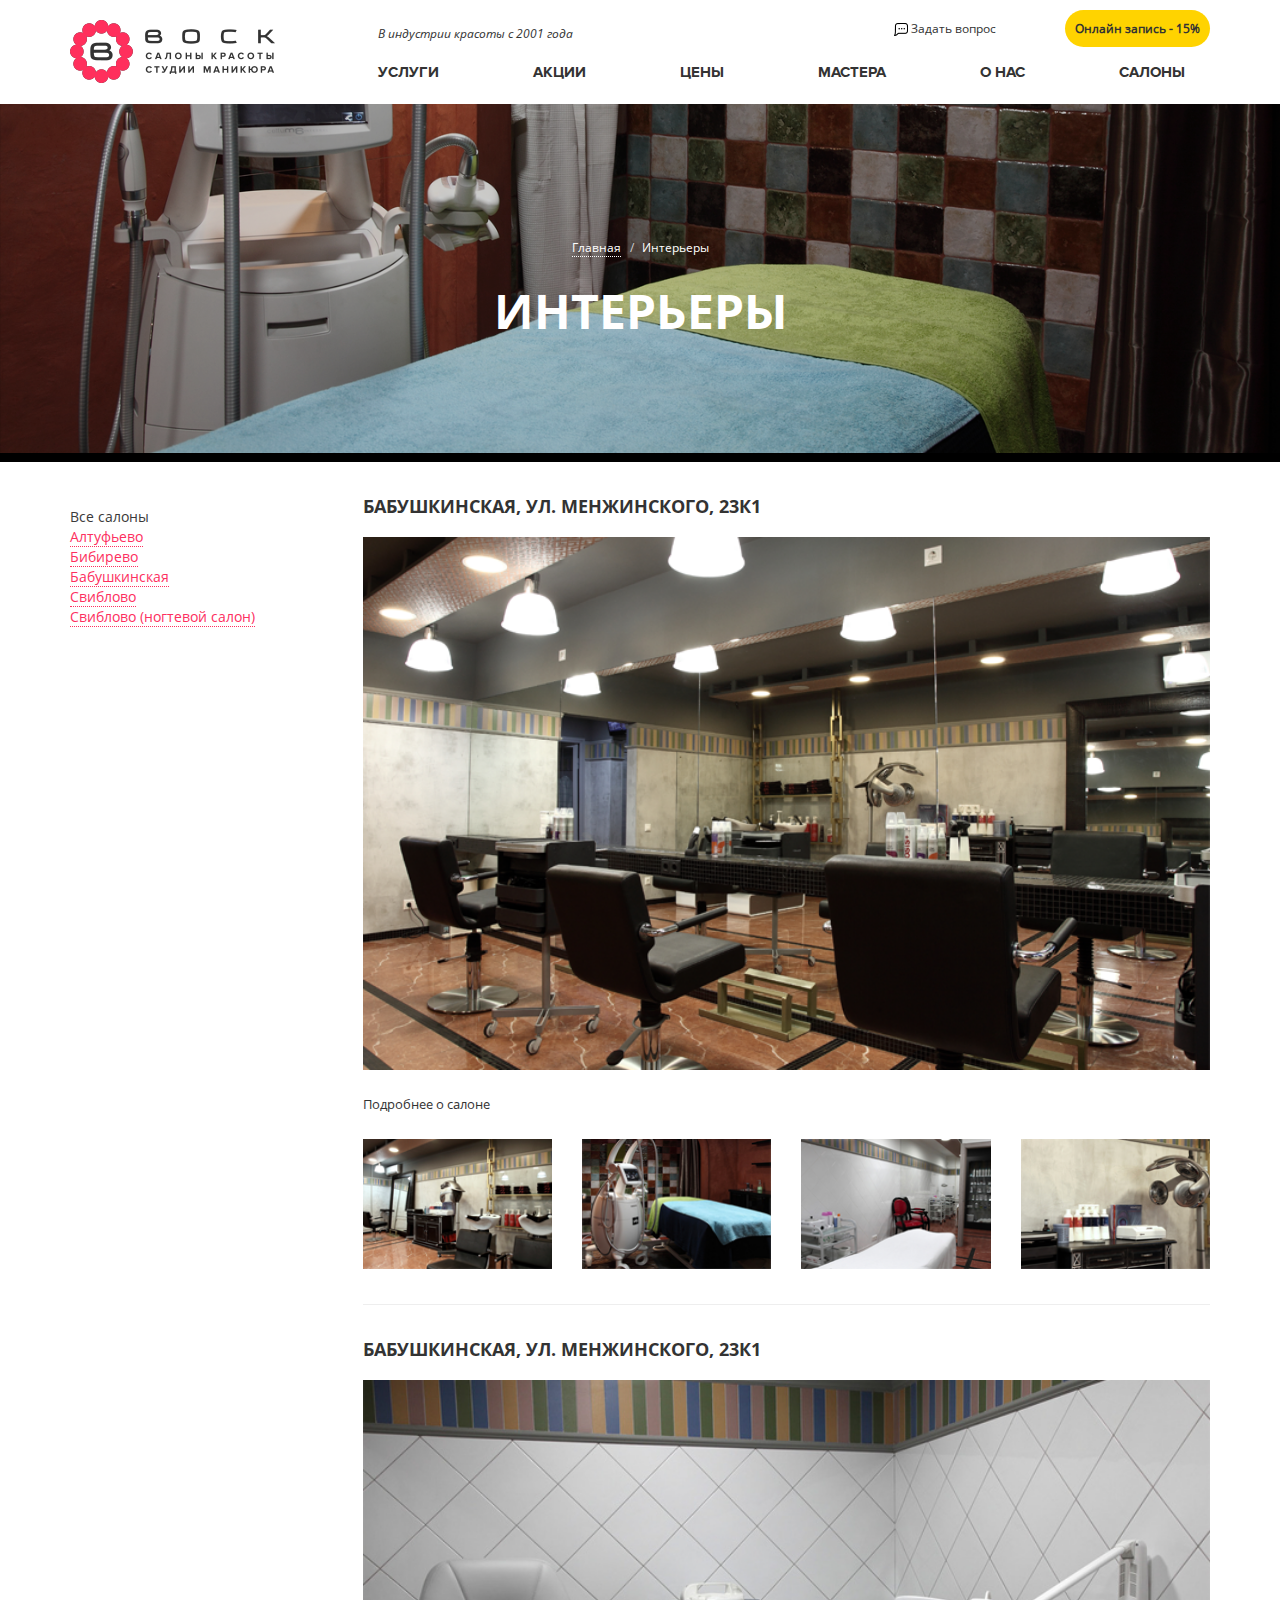
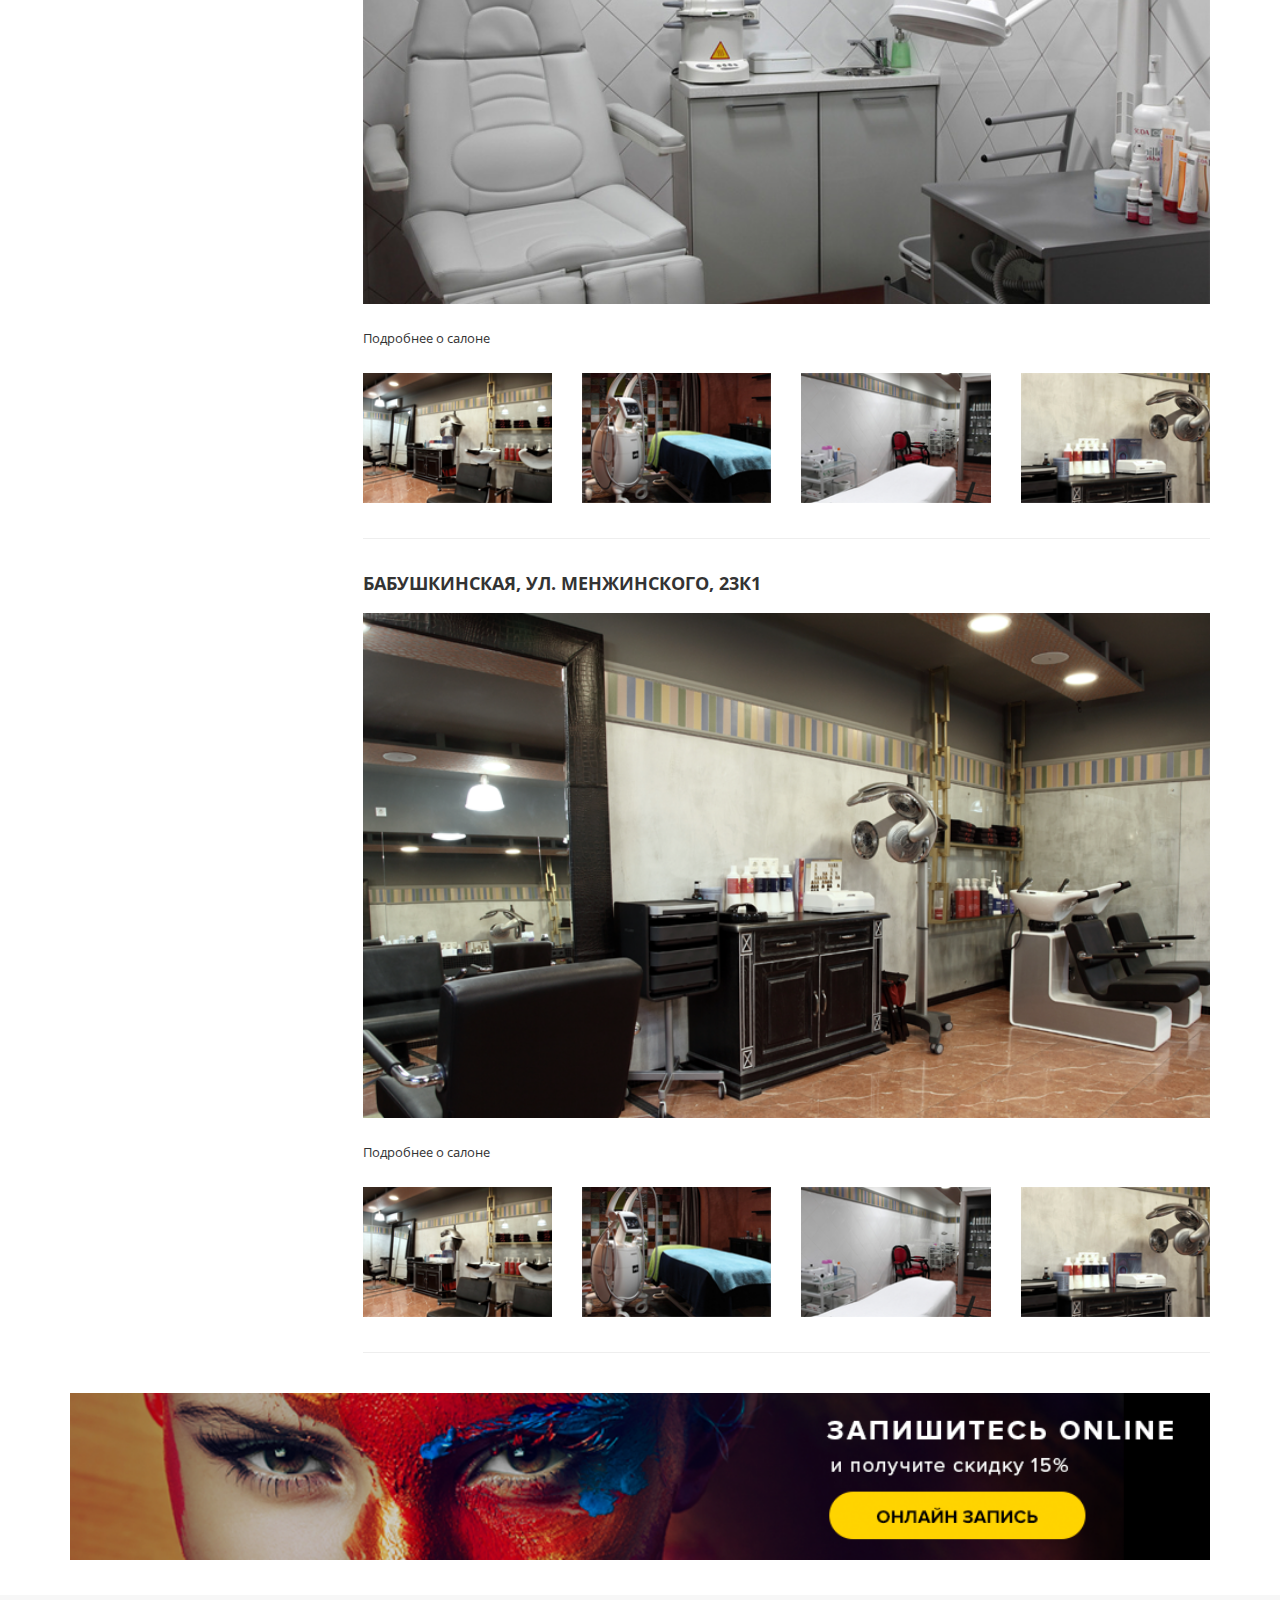
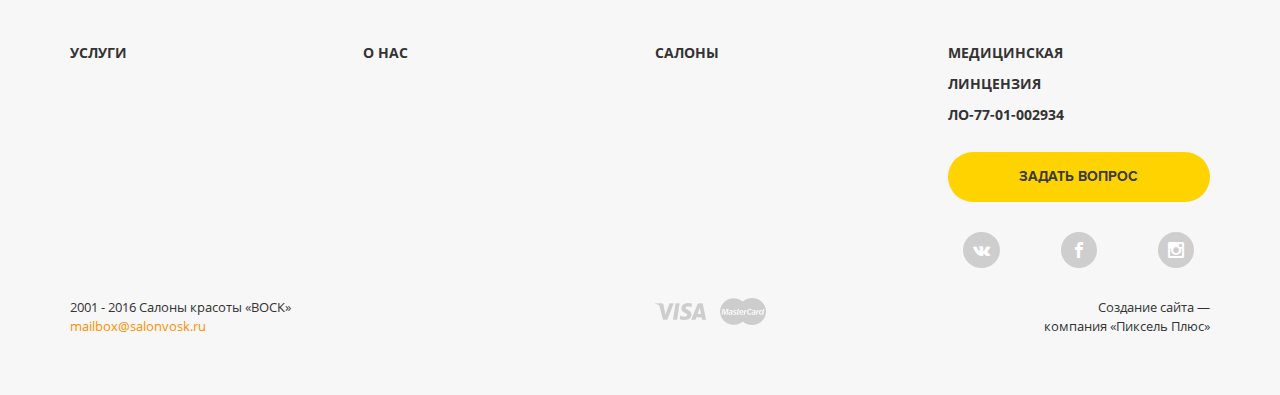
<file: interiors.html>
﻿<!DOCTYPE html>
<html lang="en">
<head>
    <meta name="viewport" content="width=device-width, user-scalable=no, initial-scale=1.0, maximum-scale=1.0, minimum-scale=1.0">
    <meta charset="UTF-8">
    <title>Интерьеры</title>
    <link href="https://www.google.com/fonts#UsePlace:use/Collection:Open+Sans:400,700" rel="stylesheet" />
    <link rel="stylesheet" href="https://maxcdn.bootstrapcdn.com/font-awesome/4.6.2/css/font-awesome.min.css">
    <link href="css/bootstrap.min.css" rel="stylesheet" />
    <link href="css/fonts.css" rel="stylesheet" />
    <link href="css/main.css" rel="stylesheet" />
    <script src="js/jquery-1.9.1.min.js"></script>
    <script src="js/bootstrap.min.js"></script>
    <script src="js/main.js"></script>
</head>
<body>
    <header>
        <div class="container">
            <div class="row">
                <div class="col-md-3">
                    <a href="index.html">
                        <img src="img/logo.png" alt="Логотип" class="logo">
                    </a>
                </div>
                <div class="col-md-9">
                    <div class="row">
                        <div class="col-md-6 text-left">
                            <p class="header-phrase">В индустрии красоты с 2001 года</p>
                        </div>
                        <div class="col-md-3 text-right header-ask-question"><img src="img/phrase-small.png" alt=""> <a href="#">Задать вопрос</a></div>
                        <div class="col-md-3 text-right"><a href="#" class="header-online-order">Онлайн запись - 15%</a></div>
                    </div>
                    <div class="row">
                        <div class="col-md-12">
                            <ul class="header-menu">
                                <li class="first"><a href="#">услуги</a></li>
                                <li><a href="#">акции</a></li>
                                <li><a href="#">цены</a></li>
                                <li><a href="#">мастера</a></li>
                                <li><a href="#">о нас</a></li>
                                <li><a href="#">салоны</a></li>
                            </ul>
                        </div>
                    </div>
                </div>
            </div>
        </div>
    </header>
    <section class="interior-header header-img">
        <div class="container">
            <div class="row">
                <div class="col-md-12">
                    <ol class="breadcrumb text-center">
                        <li><a href="#">Главная</a></li>
                        <li class="active">Интерьеры</li>
                    </ol>
                </div>
                <div class="col-md-12">
                    <h1 class="page-header text-center">Интерьеры</h1>
                </div>
            </div>
        </div>
    </section>
    <section class="main-content-sect">
        <div class="container">
            <div class="row">
                <div class="col-md-3">
                    <ul class="side-ul">
                        <li class="active">Все салоны</a></li>
                        <li><a href="#">Алтуфьево</a></li>
                        <li><a href="#">Бибирево</a></li>
                        <li><a href="#">Бабушкинская</a></li>
                        <li><a href="#">Свиблово</a></li>
                        <li><a href="#">Свиблово (ногтевой салон)</a></li>
                    </ul>
                </div>
                <div class="col-md-9">
                    <div class="row">
                        <article class="col-md-12 interior">
                            <div class="row">
                                <div class="col-md-12">
                                    <h3 class="interior-hdr">Бабушкинская, ул. Менжинского, 23к1</h3>
                                </div>
                            </div>
                            <div class="row">
                                <div class="col-md-12">
                                    <img src="img/interior-1.png" class="interior-img" alt="">
                                </div>
                            </div>
                            <div class="row">
                                <div class="col-md-12">
                                    <a href="about-salon.html" class="interior-about-link">Подробнее о салоне</a>
                                </div>
                            </div>
                            <div class="row">
                                <div class="col-md-3"><img src="img/salon-1.png" class="interior-thumbnail" alt=""></div>
                                <div class="col-md-3"><img src="img/salon-2.png" class="interior-thumbnail" alt=""></div>
                                <div class="col-md-3"><img src="img/salon-3.png" class="interior-thumbnail" alt=""></div>
                                <div class="col-md-3"><img src="img/salon-4.png" class="interior-thumbnail" alt=""></div>
                            </div>
                        <hr />
                        </article>
                    </div>
                    <div class="row">
                        <article class="col-md-12 interior">
                            <div class="row">
                                <div class="col-md-12">
                                    <h3 class="interior-hdr">Бабушкинская, ул. Менжинского, 23к1</h3>
                                </div>
                            </div>
                            <div class="row">
                                <div class="col-md-12">
                                    <img src="img/interior-2.png" class="interior-img" alt="">
                                </div>
                            </div>
                            <div class="row">
                                <div class="col-md-12">
                                    <a href="about-salon.html" class="interior-about-link">Подробнее о салоне</a>
                                </div>
                            </div>
                            <div class="row">
                                <div class="col-md-3"><img src="img/salon-1.png" class="interior-thumbnail" alt=""></div>
                                <div class="col-md-3"><img src="img/salon-2.png" class="interior-thumbnail" alt=""></div>
                                <div class="col-md-3"><img src="img/salon-3.png" class="interior-thumbnail" alt=""></div>
                                <div class="col-md-3"><img src="img/salon-4.png" class="interior-thumbnail" alt=""></div>
                            </div>
                        <hr />
                        </article>
                    </div>
                    <div class="row">
                        <article class="col-md-12 interior">
                            <div class="row">
                                <div class="col-md-12">
                                    <h3 class="interior-hdr">Бабушкинская, ул. Менжинского, 23к1</h3>
                                </div>
                            </div>
                            <div class="row">
                                <div class="col-md-12">
                                    <img src="img/interior-3.png" class="interior-img" alt="">
                                </div>
                            </div>
                            <div class="row">
                                <div class="col-md-12">
                                    <a href="about-salon.html" class="interior-about-link">Подробнее о салоне</a>
                                </div>
                            </div>
                            <div class="row">
                                <div class="col-md-3"><img src="img/salon-1.png" class="interior-thumbnail" alt=""></div>
                                <div class="col-md-3"><img src="img/salon-2.png" class="interior-thumbnail" alt=""></div>
                                <div class="col-md-3"><img src="img/salon-3.png" class="interior-thumbnail" alt=""></div>
                                <div class="col-md-3"><img src="img/salon-4.png" class="interior-thumbnail" alt=""></div>
                            </div>
                        <hr />
                        </article>
                    </div>
                </div>
            </div>
            <div class="row">
                <div class="col-md-12 text-center banner">
                    <a href="#"><img src="img/h-banner.png" alt="banner"></a>
                </div>
            </div>
        </div>
    </section>
    <footer>
        <div class="container">
            <div class="row">
                <div class="col-md-3 col-sm-4">
                    <h4 class="footer-list-header hidden-xs">Услуги</h4>
                    <a role="button" class="footer-list-header hidden-lg hidden-md hidden-sm" 
                        class="expander" data-toggle="collapse" href="#servicies" 
                        aria-expanded="false" aria-controls="servicies">
                        Услуги <span class="glyphicon glyphicon-triangle-bottom"></span>
                    </a>
                    <ul class="footer-list collapse" id="servicies">
                        <li><a href="#">Косметология</a></li>
                        <li><a href="#">Уколы красоты</a></li>
                        <li><a href="#">Массаж</a></li>
                        <li><a href="#">Эпиляция</a></li>
                        <li><a href="#">Ногтевая студия</a></li>
                        <li><a href="#">Парикмахерские услуги</a></li>
                    </ul>
                </div>
                <div class="col-md-3 col-sm-4">
                    <h4 class="footer-list-header hidden-xs">О нас</h4>
                    <a role="button" class="footer-list-header hidden-lg hidden-md hidden-sm" 
                        class="expander" data-toggle="collapse" href="#about" 
                        aria-expanded="false" aria-controls="about">
                        О нас <span class="glyphicon glyphicon-triangle-bottom"></span>
                    </a>
                    <ul class="footer-list collapse" id="about">
                        <li><a href="#">О салоне</a></li>
                        <li><a href="#">Вакансии</a></li>
                        <li><a href="#">Наша команда</a></li>
                        <li><a href="#">Арендодателям</a></li>
                        <li><a href="#">Задать вопрос</a></li>
                    </ul>
                </div>
                <div class="col-md-3 col-sm-4">
                    <h4 class="footer-list-header hidden-xs">Салоны</h4>
                    <a role="button" class="footer-list-header hidden-lg hidden-md hidden-sm" 
                        class="expander" data-toggle="collapse" href="#salons" 
                        aria-expanded="false" aria-controls="salons">
                        Салоны <span class="glyphicon glyphicon-triangle-bottom"></span>
                    </a>
                    <ul class="footer-list collapse" id="salons">
                        <li><a href="#">Академическая</a></li>
                        <li><a href="#">Бибирево</a></li>
                        <li><a href="#">Бабушкинская</a></li>
                    </ul>
                </div>
                <div class="col-md-3 col-sm-12">
                    <div class="hidden-sm">
                        <div class="row">
                            <div class="col-md-12">
                                <h4 class="footer-info-header hidden-xs">Медицинская <br><br> линцензия <br><br> ЛО-77-01-002934</h4>
                                <h4 class="footer-info-header hidden-sm hidden-md hidden-lg">Медицинская линцензия <br> ЛО-77-01-002934</h4>
                            </div>
                        </div>
                        <div class="row">
                            <div class="col-md-12">
                                <a href="#" class="footer-ask-question">Задать вопрос<a>
                            </div>
                        </div>
                        <div class="row text-center">
                            <div class="col-md-4 col-sm-4 col-xs-4">
                                <a href="#" class="social-link"><span class="fa fa-vk"></span></a>
                            </div>
                            <div class="col-md-4 col-sm-4 col-xs-4">
                                <a href="#" class="social-link"><span class="fa icon-fb"></span></a>
                            </div>
                            <div class="col-md-4 col-sm-4 col-xs-4">
                                <a href="#" class="social-link"><span class="fa icon-inst"></span></a>
                            </div>
                        </div>
                    </div>
                    <div class="hidden-xs hidden-md hidden-lg">
                        <div class="row clearfix">
                            <div class="col-sm-4">
                                <h4 class="footer-info-header">Медицинская <br> линцензия <br> ЛО-77-01-002934</h4>
                            </div>
                            <div class="col-sm-4">
                                <a href="#" class="footer-ask-question">Задать вопрос<a>
                            </div>
                            <div class="col-sm-4">
                                <div class="row">
                                    <div class="col-sm-4">
                                        <a href="#" class="social-link"><span class="fa fa-vk"></span></a>
                                    </div>
                                    <div class="col-sm-4">
                                        <a href="#" class="social-link"><span class="fa icon-fb"></span></a>
                                    </div>
                                    <div class="col-sm-4">
                                        <a href="#" class="social-link"><span class="fa icon-inst"></span></a>
                                    </div>
                                </div>
                            </div>
                        </div>
                    </div>
                </div>
            </div>
            <div class="row">
                <div class="col-md-6 col-sm-5">
                    <div class="row">
                        <div class="col-md-12">
                            <p class="private-info-text">2001 - 2016 Салоны красоты  «ВОСК» <br>
                            <a href="#" class="private-info-link">mailbox@salonvosk.ru</a></p>
                        </div>
                    </div>
                </div>
                <div class="col-md-3 col-sm-3 hidden-xs">
                    <a href="#" class="private-info-img"><img src="img/visa.png" alt=""></a>
                    <a href="#" class="private-info-img"><img src="img/mastercard.png" alt=""></a>
                </div>
                <div class="col-md-3 col-sm-4 text-right hidden-xs">
                    <p class="private-info-text">Создание сайта — <br> компания «Пиксель Плюс»</p>
                </div>
                <div class="col-md-3 col-sm-4 text-left hidden-lg hidden-md hidden-sm">
                    <p class="private-info-text">Создание сайта — <br> компания «Пиксель Плюс»</p>
                </div>
            </div>
        </div>
        <div class="scroller"></div>
    </footer>
</body>
</html>
</file>
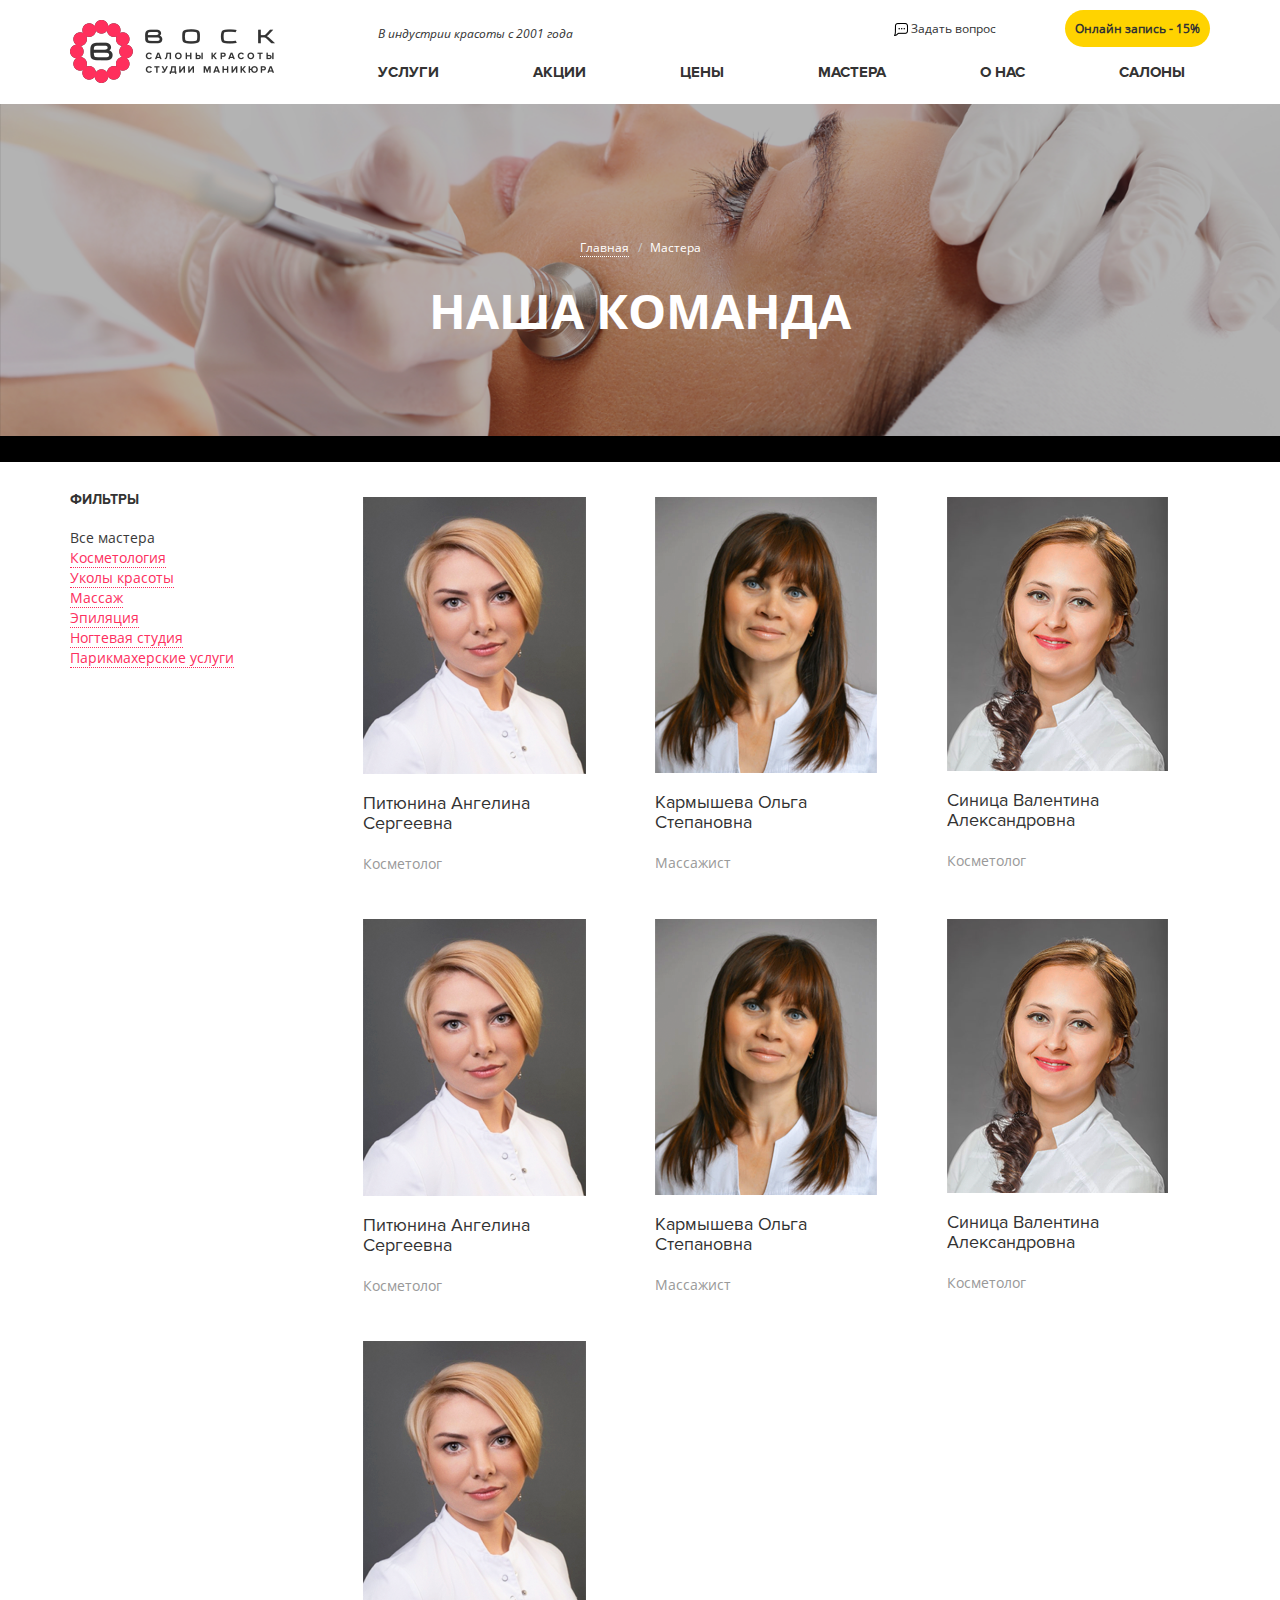
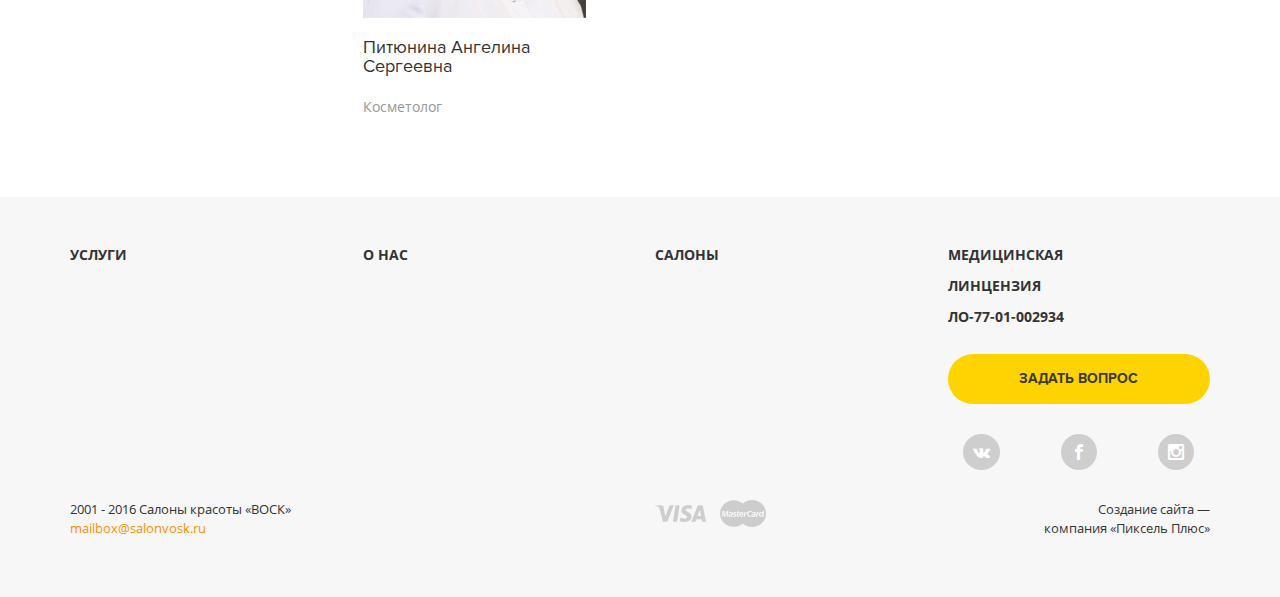
<file: masters.html>
﻿<!DOCTYPE html>
<html lang="en">
<head>
    <meta name="viewport" content="width=device-width, user-scalable=no, initial-scale=1.0, maximum-scale=1.0, minimum-scale=1.0">
    <meta charset="UTF-8">
    <title>Мастера</title>
    <link href="https://www.google.com/fonts#UsePlace:use/Collection:Open+Sans:400,700" rel="stylesheet" />
    <link rel="stylesheet" href="https://maxcdn.bootstrapcdn.com/font-awesome/4.6.2/css/font-awesome.min.css">
    <link href="css/bootstrap.min.css" rel="stylesheet" />
    <link href="css/fonts.css" rel="stylesheet" />
    <link href="css/main.css" rel="stylesheet" />
    <script src="js/jquery-1.9.1.min.js"></script>
    <script src="js/bootstrap.min.js"></script>
    <script src="js/main.js"></script>
</head>
<body>
    <header>
        <div class="container">
            <div class="row">
                <div class="col-md-3">
                    <a href="index.html">
                        <img src="img/logo.png" alt="Логотип" class="logo">
                    </a>
                </div>
                <div class="col-md-9">
                    <div class="row">
                        <div class="col-md-6 text-left">
                            <p class="header-phrase">В индустрии красоты с 2001 года</p>
                        </div>
                        <div class="col-md-3 text-right header-ask-question"><img src="img/phrase-small.png" alt=""> <a href="#">Задать вопрос</a></div>
                        <div class="col-md-3 text-right"><a href="#" class="header-online-order">Онлайн запись - 15%</a></div>
                    </div>
                    <div class="row">
                        <div class="col-md-12">
                            <ul class="header-menu">
                                <li class="first"><a href="#">услуги</a></li>
                                <li><a href="#">акции</a></li>
                                <li><a href="#">цены</a></li>
                                <li><a href="#">мастера</a></li>
                                <li><a href="#">о нас</a></li>
                                <li><a href="#">салоны</a></li>
                            </ul>
                        </div>
                    </div>
                </div>
            </div>
        </div>
    </header>
    <section class="masters-header header-img">
        <div class="container">
            <div class="row">
                <div class="col-md-12">
                    <ol class="breadcrumb text-center">
                        <li><a href="">Главная</a></li>
                        <li class="active">Мастера</li>
                    </ol>
                </div>
                <div class="col-md-12">
                    <h1 class="page-header text-center">Наша команда</h1>
                </div>
            </div>
        </div>
    </section>
    <section  class="main-content-sect">
        <div class="container">
            <div class="row">
                <div class="col-md-3">
                    <h4 class="filters-header">Фильтры</h4>
                    <ul class="side-ul filters-list">
                        <li class="active">Все мастера</li>
                        <li><a href="#">Косметология</a></li>
                        <li><a href="#">Уколы красоты</a></li>
                        <li><a href="#">Массаж</a></li>
                        <li><a href="#">Эпиляция</a></li>
                        <li><a href="#">Ногтевая студия</a></li>
                        <li><a href="#">Парикмахерские услуги</a></li>
                    </ul>
                </div>
                <div class="col-md-9 masters">
                    <div class="row">
                        <article class="col-md-4 master">
                            <div class="row">
                                <div class="col-md-12">
                                    <img src="img/master-1.png" alt="">
                                </div>
                            </div>
                            <div class="row">
                                <div class="col-md-10 text-left">
                                    <h4 class="masters-name">Питюнина Ангелина Сергеевна</h4>
                                </div>
                            </div>
                            <div class="row">
                                <div class="col-md-12">
                                    <p class="masters-position">Косметолог</p>
                                </div>
                            </div>
                        </article>
                        <article class="col-md-4 master">
                            <div class="row">
                                <div class="col-md-12">
                                    <img src="img/master-2.png" alt="">
                                </div>
                            </div>
                            <div class="row">
                                <div class="col-md-10 text-left">
                                    <h4 class="masters-name">Кармышева Ольга Степановна</h4>
                                </div>
                            </div>
                            <div class="row">
                                <div class="col-md-12">
                                    <p class="masters-position">Массажист</p>
                                </div>
                            </div>
                        </article>
                        <article class="col-md-4 master">
                            <div class="row">
                                <div class="col-md-12">
                                    <img src="img/master-3.png" alt="">
                                </div>
                            </div>
                            <div class="row">
                                <div class="col-md-10 text-left">
                                    <h4 class="masters-name">Синица Валентина Александровна</h4>
                                </div>
                            </div>
                            <div class="row">
                                <div class="col-md-12">
                                    <p class="masters-position">Косметолог</p>
                                </div>
                            </div>
                        </article>
                    </div>
                    <div class="row">
                        <article class="col-md-4 master">
                            <div class="row">
                                <div class="col-md-12">
                                    <img src="img/master-1.png" alt="">
                                </div>
                            </div>
                            <div class="row">
                                <div class="col-md-10 text-left">
                                    <h4 class="masters-name">Питюнина Ангелина Сергеевна</h4>
                                </div>
                            </div>
                            <div class="row">
                                <div class="col-md-12">
                                    <p class="masters-position">Косметолог</p>
                                </div>
                            </div>
                        </article>
                        <article class="col-md-4 master">
                            <div class="row">
                                <div class="col-md-12">
                                    <img src="img/master-2.png" alt="">
                                </div>
                            </div>
                            <div class="row">
                                <div class="col-md-10 text-left">
                                    <h4 class="masters-name">Кармышева Ольга Степановна</h4>
                                </div>
                            </div>
                            <div class="row">
                                <div class="col-md-12">
                                    <p class="masters-position">Массажист</p>
                                </div>
                            </div>
                        </article>
                        <article class="col-md-4 master">
                            <div class="row">
                                <div class="col-md-12">
                                    <img src="img/master-3.png" alt="">
                                </div>
                            </div>
                            <div class="row">
                                <div class="col-md-10 text-left">
                                    <h4 class="masters-name">Синица Валентина Александровна</h4>
                                </div>
                            </div>
                            <div class="row">
                                <div class="col-md-12">
                                    <p class="masters-position">Косметолог</p>
                                </div>
                            </div>
                        </article>
                    </div>
                    <div class="row">
                        <article class="col-md-4 master">
                            <div class="row">
                                <div class="col-md-12">
                                    <img src="img/master-1.png" alt="">
                                </div>
                            </div>
                            <div class="row">
                                <div class="col-md-10 text-left">
                                    <h4 class="masters-name">Питюнина Ангелина Сергеевна</h4>
                                </div>
                            </div>
                            <div class="row">
                                <div class="col-md-12">
                                    <p class="masters-position">Косметолог</p>
                                </div>
                            </div>
                        </article>
                    </div>
                </div>
            </div>
        </div>
    </section>
    <footer>
        <div class="container">
            <div class="row">
                <div class="col-md-3 col-sm-4">
                    <h4 class="footer-list-header hidden-xs">Услуги</h4>
                    <a role="button" class="footer-list-header hidden-lg hidden-md hidden-sm" 
                        class="expander" data-toggle="collapse" href="#servicies" 
                        aria-expanded="false" aria-controls="servicies">
                        Услуги <span class="glyphicon glyphicon-triangle-bottom"></span>
                    </a>
                    <ul class="footer-list collapse" id="servicies">
                        <li><a href="#">Косметология</a></li>
                        <li><a href="#">Уколы красоты</a></li>
                        <li><a href="#">Массаж</a></li>
                        <li><a href="#">Эпиляция</a></li>
                        <li><a href="#">Ногтевая студия</a></li>
                        <li><a href="#">Парикмахерские услуги</a></li>
                    </ul>
                </div>
                <div class="col-md-3 col-sm-4">
                    <h4 class="footer-list-header hidden-xs">О нас</h4>
                    <a role="button" class="footer-list-header hidden-lg hidden-md hidden-sm" 
                        class="expander" data-toggle="collapse" href="#about" 
                        aria-expanded="false" aria-controls="about">
                        О нас <span class="glyphicon glyphicon-triangle-bottom"></span>
                    </a>
                    <ul class="footer-list collapse" id="about">
                        <li><a href="#">О салоне</a></li>
                        <li><a href="#">Вакансии</a></li>
                        <li><a href="#">Наша команда</a></li>
                        <li><a href="#">Арендодателям</a></li>
                        <li><a href="#">Задать вопрос</a></li>
                    </ul>
                </div>
                <div class="col-md-3 col-sm-4">
                    <h4 class="footer-list-header hidden-xs">Салоны</h4>
                    <a role="button" class="footer-list-header hidden-lg hidden-md hidden-sm" 
                        class="expander" data-toggle="collapse" href="#salons" 
                        aria-expanded="false" aria-controls="salons">
                        Салоны <span class="glyphicon glyphicon-triangle-bottom"></span>
                    </a>
                    <ul class="footer-list collapse" id="salons">
                        <li><a href="#">Академическая</a></li>
                        <li><a href="#">Бибирево</a></li>
                        <li><a href="#">Бабушкинская</a></li>
                    </ul>
                </div>
                <div class="col-md-3 col-sm-12">
                    <div class="hidden-sm">
                        <div class="row">
                            <div class="col-md-12">
                                <h4 class="footer-info-header hidden-xs">Медицинская <br><br> линцензия <br><br> ЛО-77-01-002934</h4>
                                <h4 class="footer-info-header hidden-sm hidden-md hidden-lg">Медицинская линцензия <br> ЛО-77-01-002934</h4>
                            </div>
                        </div>
                        <div class="row">
                            <div class="col-md-12">
                                <a href="#" class="footer-ask-question">Задать вопрос<a>
                            </div>
                        </div>
                        <div class="row text-center">
                            <div class="col-md-4 col-sm-4 col-xs-4">
                                <a href="#" class="social-link"><span class="fa fa-vk"></span></a>
                            </div>
                            <div class="col-md-4 col-sm-4 col-xs-4">
                                <a href="#" class="social-link"><span class="fa icon-fb"></span></a>
                            </div>
                            <div class="col-md-4 col-sm-4 col-xs-4">
                                <a href="#" class="social-link"><span class="fa icon-inst"></span></a>
                            </div>
                        </div>
                    </div>
                    <div class="hidden-xs hidden-md hidden-lg">
                        <div class="row clearfix">
                            <div class="col-sm-4">
                                <h4 class="footer-info-header">Медицинская <br> линцензия <br> ЛО-77-01-002934</h4>
                            </div>
                            <div class="col-sm-4">
                                <a href="#" class="footer-ask-question">Задать вопрос<a>
                            </div>
                            <div class="col-sm-4">
                                <div class="row">
                                    <div class="col-sm-4">
                                        <a href="#" class="social-link"><span class="fa fa-vk"></span></a>
                                    </div>
                                    <div class="col-sm-4">
                                        <a href="#" class="social-link"><span class="fa icon-fb"></span></a>
                                    </div>
                                    <div class="col-sm-4">
                                        <a href="#" class="social-link"><span class="fa icon-inst"></span></a>
                                    </div>
                                </div>
                            </div>
                        </div>
                    </div>
                </div>
            </div>
            <div class="row">
                <div class="col-md-6 col-sm-5">
                    <div class="row">
                        <div class="col-md-12">
                            <p class="private-info-text">2001 - 2016 Салоны красоты  «ВОСК» <br>
                            <a href="#" class="private-info-link">mailbox@salonvosk.ru</a></p>
                        </div>
                    </div>
                </div>
                <div class="col-md-3 col-sm-3 hidden-xs">
                    <a href="#" class="private-info-img"><img src="img/visa.png" alt=""></a>
                    <a href="#" class="private-info-img"><img src="img/mastercard.png" alt=""></a>
                </div>
                <div class="col-md-3 col-sm-4 text-right hidden-xs">
                    <p class="private-info-text">Создание сайта — <br> компания «Пиксель Плюс»</p>
                </div>
                <div class="col-md-3 col-sm-4 text-left hidden-lg hidden-md hidden-sm">
                    <p class="private-info-text">Создание сайта — <br> компания «Пиксель Плюс»</p>
                </div>
            </div>
        </div>
        <div class="scroller"></div>
    </footer>
</body>
</html>
</file>
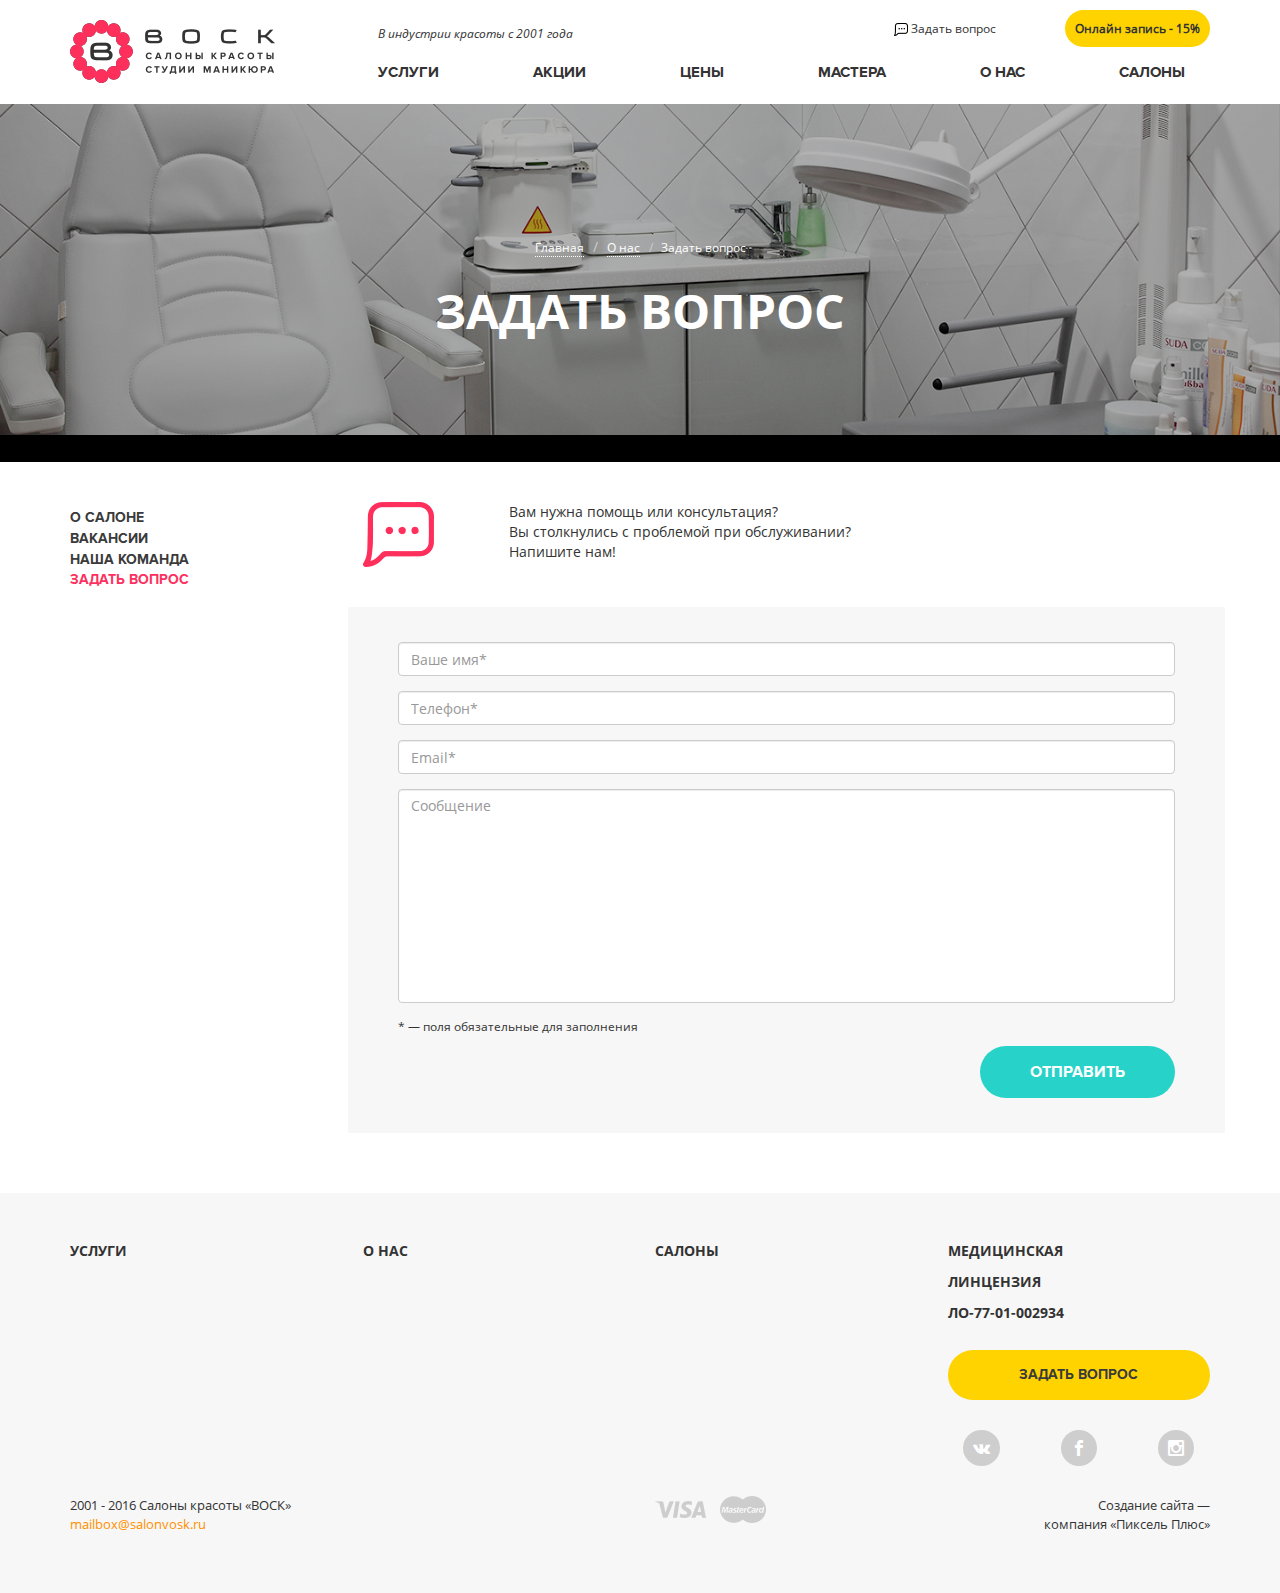
<file: question.html>
<!DOCTYPE html>
<html lang="en">
<head>
    <meta name="viewport" content="width=device-width, user-scalable=no, initial-scale=1.0, maximum-scale=1.0, minimum-scale=1.0">
    <meta charset="UTF-8">
    <title>Задать вопрос</title>
    <link href="https://www.google.com/fonts#UsePlace:use/Collection:Open+Sans:400,700" rel="stylesheet" />
    <link rel="stylesheet" href="https://maxcdn.bootstrapcdn.com/font-awesome/4.6.2/css/font-awesome.min.css">
    <link href="css/bootstrap.min.css" rel="stylesheet" />
    <link href="css/fonts.css" rel="stylesheet" />
    <link href="css/main.css" rel="stylesheet" />
    <script src="js/jquery-1.9.1.min.js"></script>
    <script src="js/bootstrap.min.js"></script>
    <script src="js/main.js"></script>
</head>
<body>
    <header>
        <div class="container">
            <div class="row">
                <div class="col-md-3">
                    <a href="index.html">
                        <img src="img/logo.png" alt="Логотип" class="logo">
                    </a>
                </div>
                <div class="col-md-9">
                    <div class="row">
                        <div class="col-md-6 text-left">
                            <p class="header-phrase">В индустрии красоты с 2001 года</p>
                        </div>
                        <div class="col-md-3 text-right header-ask-question"><img src="img/phrase-small.png" alt=""> <a href="#">Задать вопрос</a></div>
                        <div class="col-md-3 text-right"><a href="#" class="header-online-order">Онлайн запись - 15%</a></div>
                    </div>
                    <div class="row">
                        <div class="col-md-12">
                            <ul class="header-menu">
                                <li class="first"><a href="#">услуги</a></li>
                                <li><a href="#">акции</a></li>
                                <li><a href="#">цены</a></li>
                                <li><a href="#">мастера</a></li>
                                <li><a href="#">о нас</a></li>
                                <li><a href="#">салоны</a></li>
                            </ul>
                        </div>
                    </div>
                </div>
            </div>
        </div>
    </header>
    <section class="about-header header-img">
        <div class="container">
            <div class="row">
                <div class="col-md-12">
                    <ol class="breadcrumb text-center">
                        <li><a href="">Главная</a></li>
                        <li><a href="">О нас</a></li>
                        <li class="active">Задать вопрос</li>
                    </ol>
                </div>
                <div class="col-md-12">
                    <h1 class="page-header text-center">Задать вопрос</h1>
                </div>
            </div>
        </div>
    </section>
    <section class="main-content-sect">
        <div class="container">
            <div class="row">
                <div class="col-md-3">
                    <div class="row">
                        <div class="col-md-12">
                            <ul class="side-ul-alt">
                                <li><a href="#">О салоне</a></li>
                                <li><a href="#">Вакансии</a></li>
                                <li><a href="#">Наша команда</a></li>
                                <li class="active">Задать вопрос</li>
                            </ul>
                        </div>
                    </div>
                </div>
                <div class="col-md-9">
                    <div class="row question-info">
                        <div class="col-md-2">
                            <img src="img/phrase-big.png" alt="">
                        </div>
                        <div class="col-md-10">
                            <span>Вам нужна помощь или консультация?</span>
                            <br>
                            <span>Вы столкнулись с проблемой при обслуживании?</span>
                            <br>
                            <span>Напишите нам!</span>
                        </div>
                    </div>
                    <div class="row">
                        <form action="POST" class="col-md-12 question-form">
                            <div class="row">
                                <div class="col-md-12">
                                    <div class="form-group">
                                        <input type="text" class="form-control" placeholder="Ваше имя*">
                                    </div>
                                    <div class="form-group">
                                        <input type="text" class="form-control" placeholder="Телефон*">
                                    </div>
                                    <div class="form-group">
                                        <input type="text" class="form-control" placeholder="Email*">
                                    </div>
                                    <div class="form-group">
                                        <textarea name="" id="" cols="30" rows="10" class="form-control" placeholder="Сообщение"></textarea>
                                    </div>
                                </div>
                            </div>
                            <div class="row">
                                <div class="col-md-12 text-left">
                                    <p class="question-form-info">* — поля обязательные для заполнения</p>
                                </div>
                            </div>
                            <div class="row">
                                <div class="col-md-12 text-right">
                                    <a href="#" class="send-btn text-center">Отправить</a>
                                </div>
                            </div>
                        </form>
                    </div>
                </div>
            </div>
        </div>
    </section>
    <footer>
        <div class="container">
            <div class="row">
                <div class="col-md-3 col-sm-4">
                    <h4 class="footer-list-header hidden-xs">Услуги</h4>
                    <a role="button" class="footer-list-header hidden-lg hidden-md hidden-sm" 
                        class="expander" data-toggle="collapse" href="#servicies" 
                        aria-expanded="false" aria-controls="servicies">
                        Услуги <span class="glyphicon glyphicon-triangle-bottom"></span>
                    </a>
                    <ul class="footer-list collapse" id="servicies">
                        <li><a href="#">Косметология</a></li>
                        <li><a href="#">Уколы красоты</a></li>
                        <li><a href="#">Массаж</a></li>
                        <li><a href="#">Эпиляция</a></li>
                        <li><a href="#">Ногтевая студия</a></li>
                        <li><a href="#">Парикмахерские услуги</a></li>
                    </ul>
                </div>
                <div class="col-md-3 col-sm-4">
                    <h4 class="footer-list-header hidden-xs">О нас</h4>
                    <a role="button" class="footer-list-header hidden-lg hidden-md hidden-sm" 
                        class="expander" data-toggle="collapse" href="#about" 
                        aria-expanded="false" aria-controls="about">
                        О нас <span class="glyphicon glyphicon-triangle-bottom"></span>
                    </a>
                    <ul class="footer-list collapse" id="about">
                        <li><a href="#">О салоне</a></li>
                        <li><a href="#">Вакансии</a></li>
                        <li><a href="#">Наша команда</a></li>
                        <li><a href="#">Арендодателям</a></li>
                        <li><a href="#">Задать вопрос</a></li>
                    </ul>
                </div>
                <div class="col-md-3 col-sm-4">
                    <h4 class="footer-list-header hidden-xs">Салоны</h4>
                    <a role="button" class="footer-list-header hidden-lg hidden-md hidden-sm" 
                        class="expander" data-toggle="collapse" href="#salons" 
                        aria-expanded="false" aria-controls="salons">
                        Салоны <span class="glyphicon glyphicon-triangle-bottom"></span>
                    </a>
                    <ul class="footer-list collapse" id="salons">
                        <li><a href="#">Академическая</a></li>
                        <li><a href="#">Бибирево</a></li>
                        <li><a href="#">Бабушкинская</a></li>
                    </ul>
                </div>
                <div class="col-md-3 col-sm-12">
                    <div class="hidden-sm">
                        <div class="row">
                            <div class="col-md-12">
                                <h4 class="footer-info-header hidden-xs">Медицинская <br><br> линцензия <br><br> ЛО-77-01-002934</h4>
                                <h4 class="footer-info-header hidden-sm hidden-md hidden-lg">Медицинская линцензия <br> ЛО-77-01-002934</h4>
                            </div>
                        </div>
                        <div class="row">
                            <div class="col-md-12">
                                <a href="#" class="footer-ask-question">Задать вопрос<a>
                            </div>
                        </div>
                        <div class="row text-center">
                            <div class="col-md-4 col-sm-4 col-xs-4">
                                <a href="#" class="social-link"><span class="fa fa-vk"></span></a>
                            </div>
                            <div class="col-md-4 col-sm-4 col-xs-4">
                                <a href="#" class="social-link"><span class="fa icon-fb"></span></a>
                            </div>
                            <div class="col-md-4 col-sm-4 col-xs-4">
                                <a href="#" class="social-link"><span class="fa icon-inst"></span></a>
                            </div>
                        </div>
                    </div>
                    <div class="hidden-xs hidden-md hidden-lg">
                        <div class="row clearfix">
                            <div class="col-sm-4">
                                <h4 class="footer-info-header">Медицинская <br> линцензия <br> ЛО-77-01-002934</h4>
                            </div>
                            <div class="col-sm-4">
                                <a href="#" class="footer-ask-question">Задать вопрос<a>
                            </div>
                            <div class="col-sm-4">
                                <div class="row">
                                    <div class="col-sm-4">
                                        <a href="#" class="social-link"><span class="fa fa-vk"></span></a>
                                    </div>
                                    <div class="col-sm-4">
                                        <a href="#" class="social-link"><span class="fa icon-fb"></span></a>
                                    </div>
                                    <div class="col-sm-4">
                                        <a href="#" class="social-link"><span class="fa icon-inst"></span></a>
                                    </div>
                                </div>
                            </div>
                        </div>
                    </div>
                </div>
            </div>
            <div class="row">
                <div class="col-md-6 col-sm-5">
                    <div class="row">
                        <div class="col-md-12">
                            <p class="private-info-text">2001 - 2016 Салоны красоты  «ВОСК» <br>
                            <a href="#" class="private-info-link">mailbox@salonvosk.ru</a></p>
                        </div>
                    </div>
                </div>
                <div class="col-md-3 col-sm-3 hidden-xs">
                    <a href="#" class="private-info-img"><img src="img/visa.png" alt=""></a>
                    <a href="#" class="private-info-img"><img src="img/mastercard.png" alt=""></a>
                </div>
                <div class="col-md-3 col-sm-4 text-right hidden-xs">
                    <p class="private-info-text">Создание сайта — <br> компания «Пиксель Плюс»</p>
                </div>
                <div class="col-md-3 col-sm-4 text-left hidden-lg hidden-md hidden-sm">
                    <p class="private-info-text">Создание сайта — <br> компания «Пиксель Плюс»</p>
                </div>
            </div>
        </div>
        <div class="scroller"></div>
    </footer>
</body>
</html>
</file>
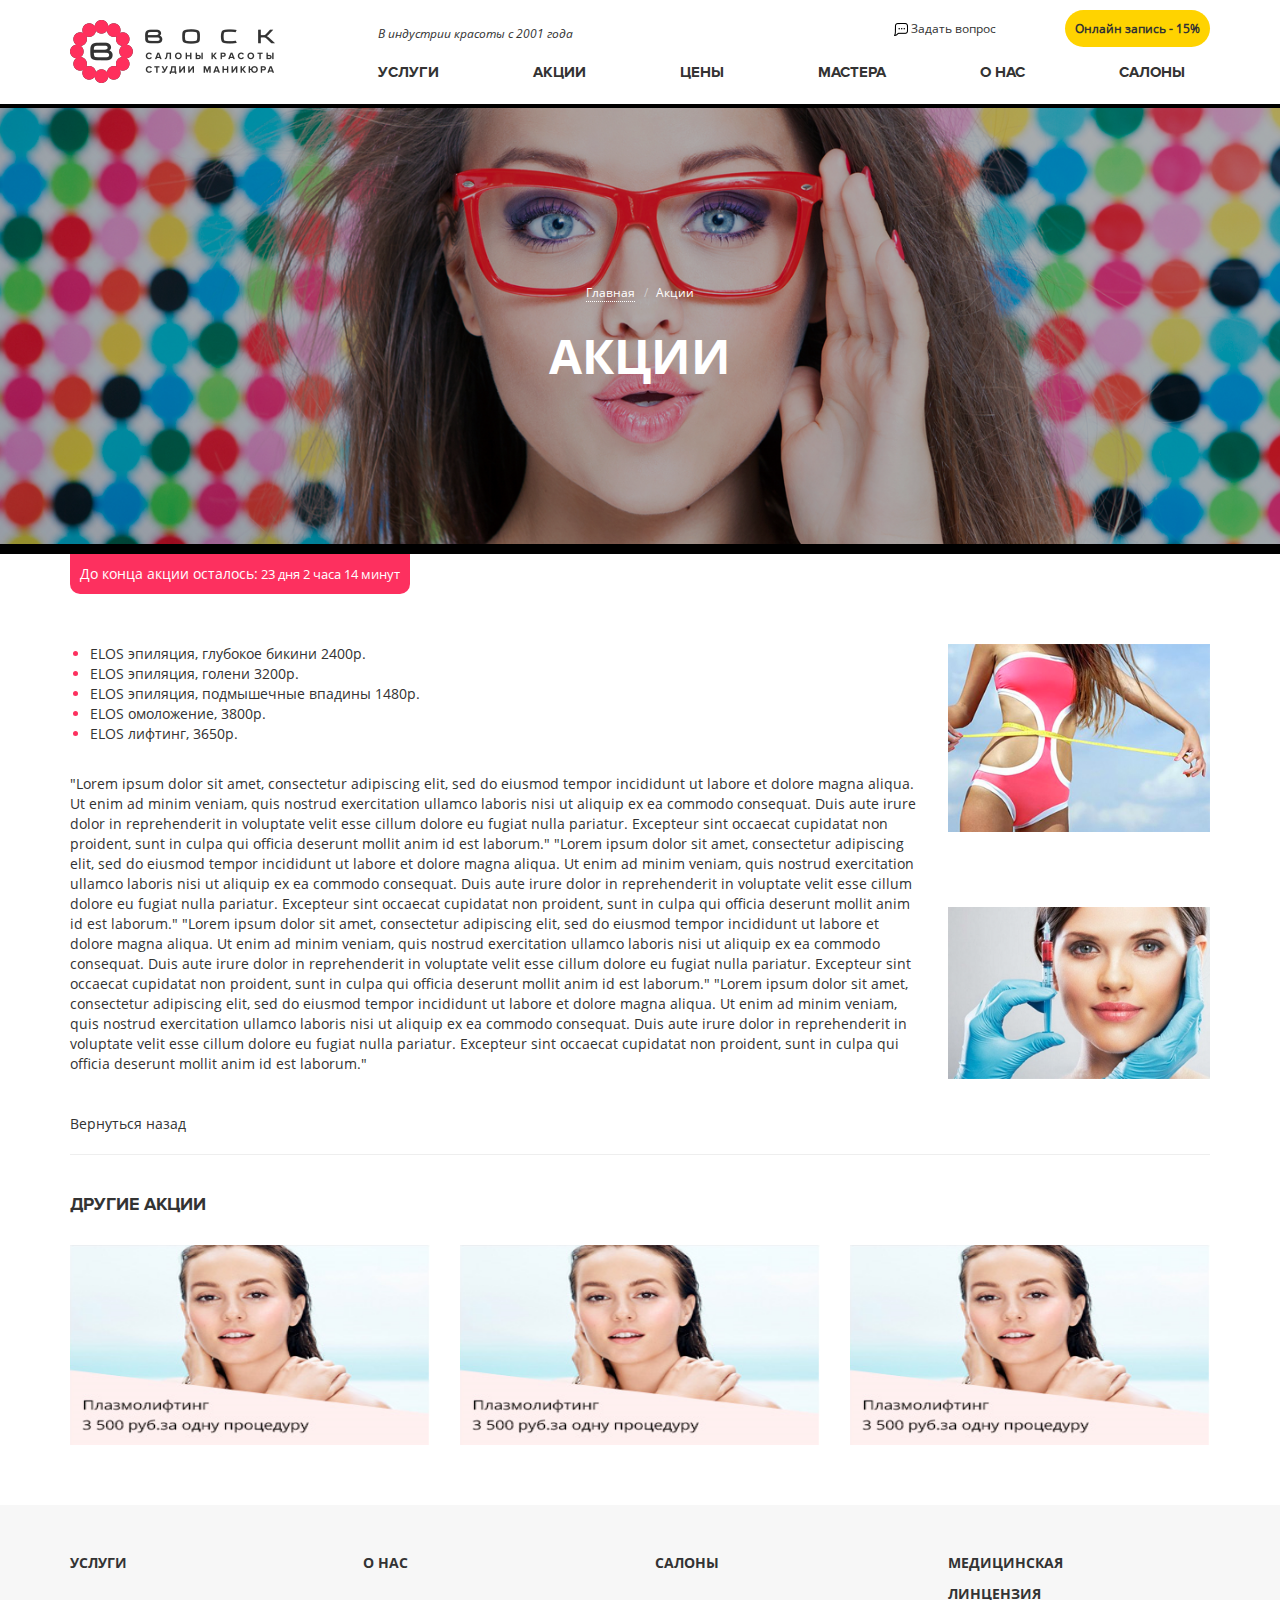
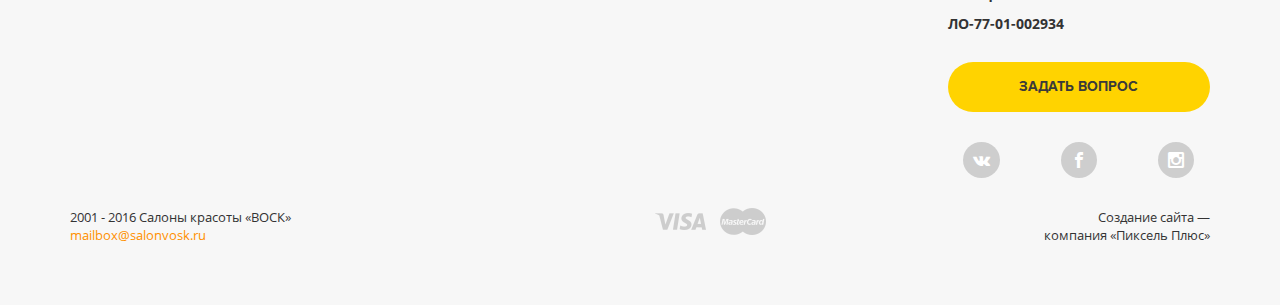
<file: sales-inner.html>
<!DOCTYPE html>
<html lang="en">
<head>
    <meta name="viewport" content="width=device-width, user-scalable=no, initial-scale=1.0, maximum-scale=1.0, minimum-scale=1.0">
    <meta charset="UTF-8">
    <title>Акции</title>
    <link href="https://www.google.com/fonts#UsePlace:use/Collection:Open+Sans:400,700" rel="stylesheet" />
    <link rel="stylesheet" href="https://maxcdn.bootstrapcdn.com/font-awesome/4.6.2/css/font-awesome.min.css">
    <link href="css/bootstrap.min.css" rel="stylesheet" />
    <link href="css/fonts.css" rel="stylesheet" />
    <link href="css/main.css" rel="stylesheet" />
    <script src="js/jquery-1.9.1.min.js"></script>
    <script src="js/bootstrap.min.js"></script>
    <script src="js/main.js"></script>
</head>
<body>
    <header>
        <div class="container">
            <div class="row">
                <div class="col-md-3">
                    <a href="index.html">
                        <img src="img/logo.png" alt="Логотип" class="logo">
                    </a>
                </div>
                <div class="col-md-9">
                    <div class="row">
                        <div class="col-md-6 text-left">
                            <p class="header-phrase">В индустрии красоты с 2001 года</p>
                        </div>
                        <div class="col-md-3 text-right header-ask-question"><img src="img/phrase-small.png" alt=""> <a href="#">Задать вопрос</a></div>
                        <div class="col-md-3 text-right"><a href="#" class="header-online-order">Онлайн запись - 15%</a></div>
                    </div>
                    <div class="row">
                        <div class="col-md-12">
                            <ul class="header-menu">
                                <li class="first"><a href="#">услуги</a></li>
                                <li><a href="#">акции</a></li>
                                <li><a href="#">цены</a></li>
                                <li><a href="#">мастера</a></li>
                                <li><a href="#">о нас</a></li>
                                <li><a href="#">салоны</a></li>
                            </ul>
                        </div>
                    </div>
                </div>
            </div>
        </div>
    </header>
    <section class="sales-header header-img">
        <div class="container">
            <div class="row">
                <div class="col-md-12">
                    <ol class="breadcrumb text-center">
                        <li><a href="index.html">Главная</a></li>
                        <li class="active">Акции</li>
                    </ol>
                </div>
                <div class="col-md-12">
                    <h1 class="page-header text-center">Акции</h1>
                </div>
            </div>
        </div>
    </section>
    <section>
        <div class="container">
            <div class="row">
                <div class="col-md-12">
                    <span class="sales-informer"><span class="till-the-end">До конца акции осталось:</span> 23 дня 2 часа 14 минут</span>
                </div>
            </div>
            <div class="row">
                <div class="col-md-9">
                    <ul class="sales-list">
                        <li><span>ELOS эпиляция, глубокое бикини 2400р.</span></li>
                        <li><span>ELOS эпиляция, голени 3200р.</span></li>
                        <li><span>ELOS эпиляция, подмышечные впадины 1480р.</span></li>
                        <li><span>ELOS омоложение, 3800р.</span></li>
                        <li><span>ELOS лифтинг, 3650р.</span></li>
                    </ul>
                    <p class="sales-info-text">
                        "Lorem ipsum dolor sit amet, consectetur adipiscing elit, sed do eiusmod 
                        tempor incididunt ut labore et dolore magna aliqua. Ut enim ad minim veniam, 
                        quis nostrud exercitation ullamco laboris nisi ut aliquip ex ea commodo 
                        consequat. Duis aute irure dolor in reprehenderit in voluptate velit esse 
                        cillum dolore eu fugiat nulla pariatur. Excepteur sint occaecat cupidatat 
                        non proident, sunt in culpa qui officia deserunt mollit anim id est laborum."
                        "Lorem ipsum dolor sit amet, consectetur adipiscing elit, sed do eiusmod 
                        tempor incididunt ut labore et dolore magna aliqua. Ut enim ad minim veniam, 
                        quis nostrud exercitation ullamco laboris nisi ut aliquip ex ea commodo 
                        consequat. Duis aute irure dolor in reprehenderit in voluptate velit esse 
                        cillum dolore eu fugiat nulla pariatur. Excepteur sint occaecat cupidatat 
                        non proident, sunt in culpa qui officia deserunt mollit anim id est laborum."
                        "Lorem ipsum dolor sit amet, consectetur adipiscing elit, sed do eiusmod 
                        tempor incididunt ut labore et dolore magna aliqua. Ut enim ad minim veniam, 
                        quis nostrud exercitation ullamco laboris nisi ut aliquip ex ea commodo 
                        consequat. Duis aute irure dolor in reprehenderit in voluptate velit esse 
                        cillum dolore eu fugiat nulla pariatur. Excepteur sint occaecat cupidatat 
                        non proident, sunt in culpa qui officia deserunt mollit anim id est laborum."
                        "Lorem ipsum dolor sit amet, consectetur adipiscing elit, sed do eiusmod 
                        tempor incididunt ut labore et dolore magna aliqua. Ut enim ad minim veniam, 
                        quis nostrud exercitation ullamco laboris nisi ut aliquip ex ea commodo 
                        consequat. Duis aute irure dolor in reprehenderit in voluptate velit esse 
                        cillum dolore eu fugiat nulla pariatur. Excepteur sint occaecat cupidatat 
                        non proident, sunt in culpa qui officia deserunt mollit anim id est laborum."</p>
                </div>
                <div class="col-md-3">
                    <div class="row">
                        <div class="col-md-12 banner">
                            <a href="#">
                                <img src="img/sales-ad-1.png" alt="">
                            </a>
                        </div>
                    </div>
                    <div class="row">
                        <div class="col-md-12 banner">
                            <a href="#">
                                <img src="img/sales-ad-2.png" alt="">
                            </a>
                        </div>
                    </div>
                </div>
            </div>
            <div class="row">
                <div class="col-md-12">
                    <a href="sales.html" class="sales-back">Вернуться назад</a>
                    <hr>
                </div>
            </div>
        </div>
    </section>
    <section class="other-sales">
        <div class="container">
            <div class="row">
                <div class="col-md-12">
                    <h3 class="other-header">Другие Акции</h3>
                </div>
            </div>
            <div class="row">
                <div class="col-md-4">
                    <div class="row">
                        <div class="col-md-12">
                            <div class="other-img-wrapper">
                                <a href="#">
                                    <img src="img/sales-item.png" alt="">
                                </a>
                            </div>
                        </div>
                    </div>
                </div>
                <div class="col-md-4">
                    <div class="row">
                        <div class="col-md-12">
                            <div class="other-img-wrapper">
                                <a href="#">
                                    <img src="img/sales-item.png" alt="">
                                </a>
                            </div>
                        </div>
                    </div>
                </div>
                <div class="col-md-4">
                    <div class="row">
                        <div class="col-md-12">
                            <div class="other-img-wrapper">
                                <a href="#">
                                    <img src="img/sales-item.png" alt="">
                                </a>
                            </div>
                        </div>
                    </div>
                </div>
            </div>
        </div>
    </section>
    <footer>
        <div class="container">
            <div class="row">
                <div class="col-md-3 col-sm-4">
                    <h4 class="footer-list-header hidden-xs">Услуги</h4>
                    <a role="button" class="footer-list-header hidden-lg hidden-md hidden-sm" 
                        class="expander" data-toggle="collapse" href="#servicies" 
                        aria-expanded="false" aria-controls="servicies">
                        Услуги <span class="glyphicon glyphicon-triangle-bottom"></span>
                    </a>
                    <ul class="footer-list collapse" id="servicies">
                        <li><a href="#">Косметология</a></li>
                        <li><a href="#">Уколы красоты</a></li>
                        <li><a href="#">Массаж</a></li>
                        <li><a href="#">Эпиляция</a></li>
                        <li><a href="#">Ногтевая студия</a></li>
                        <li><a href="#">Парикмахерские услуги</a></li>
                    </ul>
                </div>
                <div class="col-md-3 col-sm-4">
                    <h4 class="footer-list-header hidden-xs">О нас</h4>
                    <a role="button" class="footer-list-header hidden-lg hidden-md hidden-sm" 
                        class="expander" data-toggle="collapse" href="#about" 
                        aria-expanded="false" aria-controls="about">
                        О нас <span class="glyphicon glyphicon-triangle-bottom"></span>
                    </a>
                    <ul class="footer-list collapse" id="about">
                        <li><a href="#">О салоне</a></li>
                        <li><a href="#">Вакансии</a></li>
                        <li><a href="#">Наша команда</a></li>
                        <li><a href="#">Арендодателям</a></li>
                        <li><a href="#">Задать вопрос</a></li>
                    </ul>
                </div>
                <div class="col-md-3 col-sm-4">
                    <h4 class="footer-list-header hidden-xs">Салоны</h4>
                    <a role="button" class="footer-list-header hidden-lg hidden-md hidden-sm" 
                        class="expander" data-toggle="collapse" href="#salons" 
                        aria-expanded="false" aria-controls="salons">
                        Салоны <span class="glyphicon glyphicon-triangle-bottom"></span>
                    </a>
                    <ul class="footer-list collapse" id="salons">
                        <li><a href="#">Академическая</a></li>
                        <li><a href="#">Бибирево</a></li>
                        <li><a href="#">Бабушкинская</a></li>
                    </ul>
                </div>
                <div class="col-md-3 col-sm-12">
                    <div class="hidden-sm">
                        <div class="row">
                            <div class="col-md-12">
                                <h4 class="footer-info-header hidden-xs">Медицинская <br><br> линцензия <br><br> ЛО-77-01-002934</h4>
                                <h4 class="footer-info-header hidden-sm hidden-md hidden-lg">Медицинская линцензия <br> ЛО-77-01-002934</h4>
                            </div>
                        </div>
                        <div class="row">
                            <div class="col-md-12">
                                <a href="#" class="footer-ask-question">Задать вопрос<a>
                            </div>
                        </div>
                        <div class="row text-center">
                            <div class="col-md-4 col-sm-4 col-xs-4">
                                <a href="#" class="social-link"><span class="fa fa-vk"></span></a>
                            </div>
                            <div class="col-md-4 col-sm-4 col-xs-4">
                                <a href="#" class="social-link"><span class="fa icon-fb"></span></a>
                            </div>
                            <div class="col-md-4 col-sm-4 col-xs-4">
                                <a href="#" class="social-link"><span class="fa icon-inst"></span></a>
                            </div>
                        </div>
                    </div>
                    <div class="hidden-xs hidden-md hidden-lg">
                        <div class="row clearfix">
                            <div class="col-sm-4">
                                <h4 class="footer-info-header">Медицинская <br> линцензия <br> ЛО-77-01-002934</h4>
                            </div>
                            <div class="col-sm-4">
                                <a href="#" class="footer-ask-question">Задать вопрос<a>
                            </div>
                            <div class="col-sm-4">
                                <div class="row">
                                    <div class="col-sm-4">
                                        <a href="#" class="social-link"><span class="fa fa-vk"></span></a>
                                    </div>
                                    <div class="col-sm-4">
                                        <a href="#" class="social-link"><span class="fa icon-fb"></span></a>
                                    </div>
                                    <div class="col-sm-4">
                                        <a href="#" class="social-link"><span class="fa icon-inst"></span></a>
                                    </div>
                                </div>
                            </div>
                        </div>
                    </div>
                </div>
            </div>
            <div class="row">
                <div class="col-md-6 col-sm-5">
                    <div class="row">
                        <div class="col-md-12">
                            <p class="private-info-text">2001 - 2016 Салоны красоты  «ВОСК» <br>
                            <a href="#" class="private-info-link">mailbox@salonvosk.ru</a></p>
                        </div>
                    </div>
                </div>
                <div class="col-md-3 col-sm-3 hidden-xs">
                    <a href="#" class="private-info-img"><img src="img/visa.png" alt=""></a>
                    <a href="#" class="private-info-img"><img src="img/mastercard.png" alt=""></a>
                </div>
                <div class="col-md-3 col-sm-4 text-right hidden-xs">
                    <p class="private-info-text">Создание сайта — <br> компания «Пиксель Плюс»</p>
                </div>
                <div class="col-md-3 col-sm-4 text-left hidden-lg hidden-md hidden-sm">
                    <p class="private-info-text">Создание сайта — <br> компания «Пиксель Плюс»</p>
                </div>
            </div>
        </div>
        <div class="scroller"></div>
    </footer>
</body>
</html>
</file>
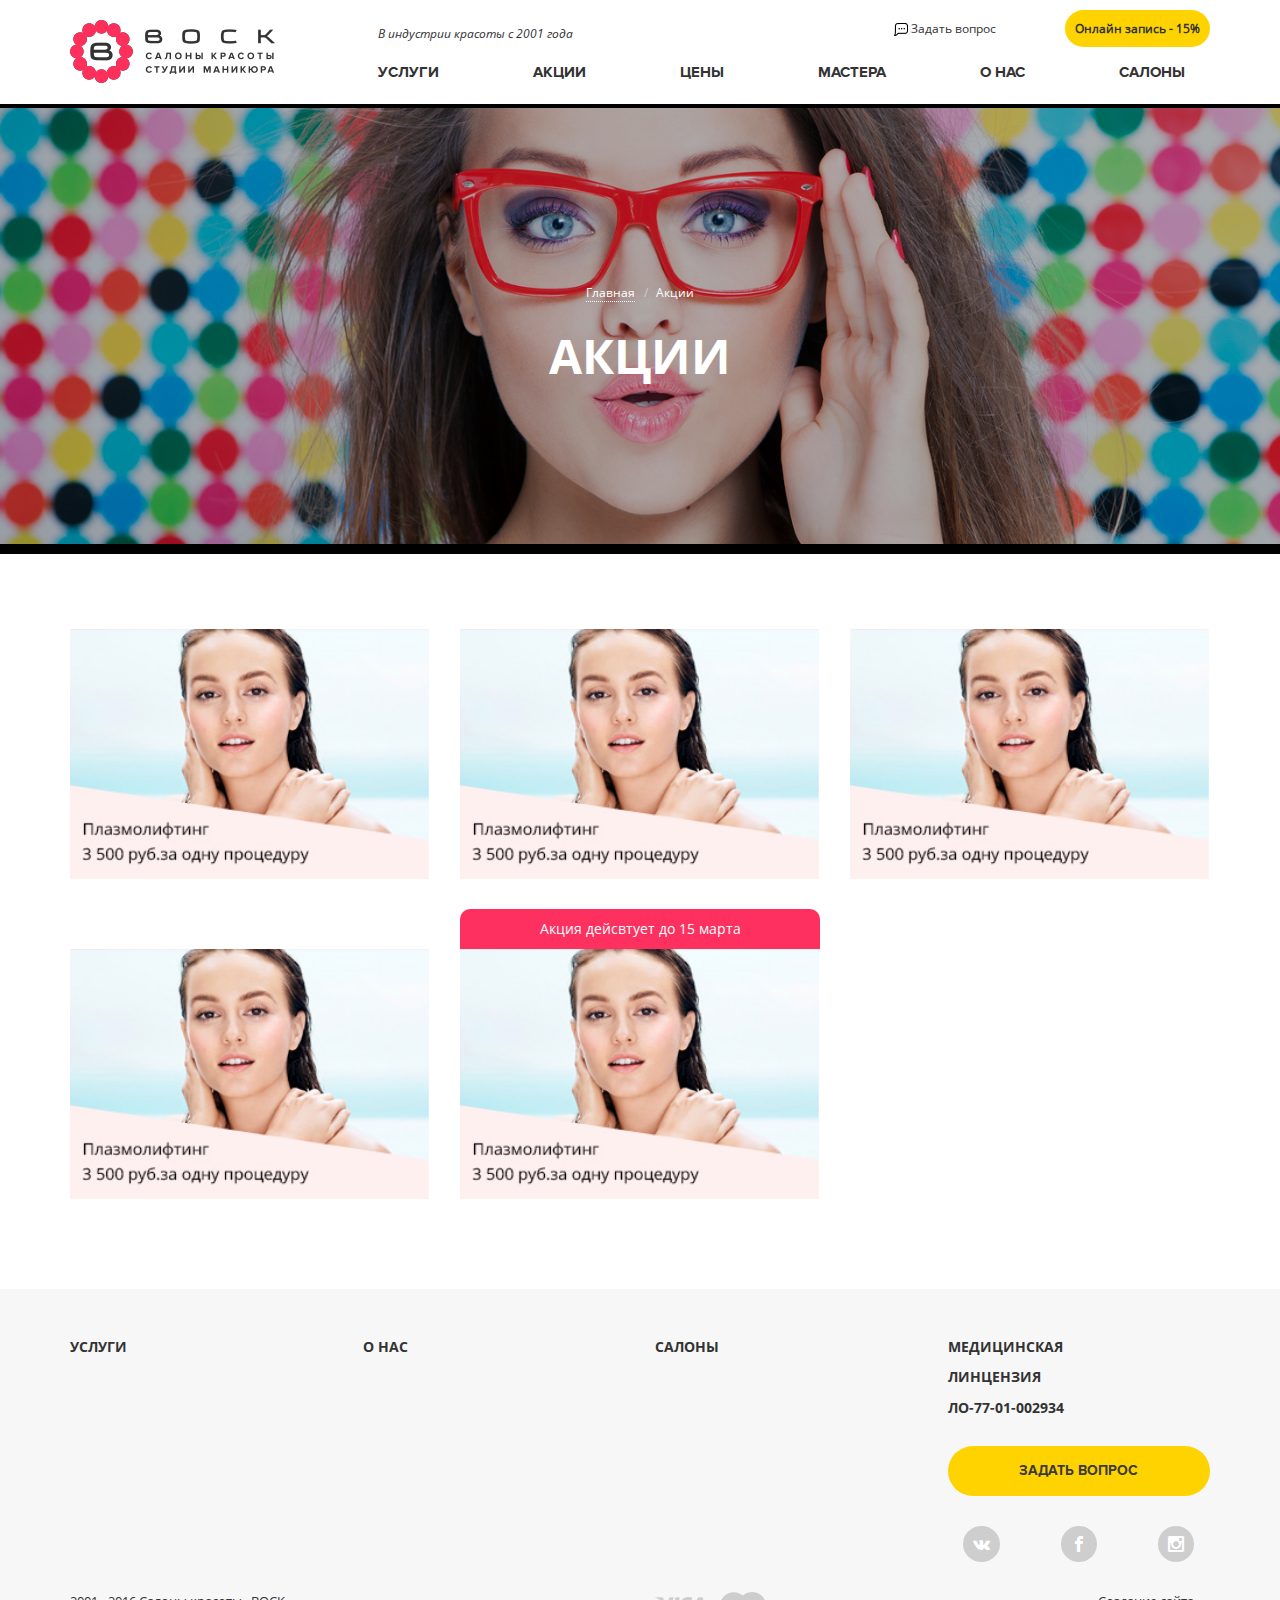
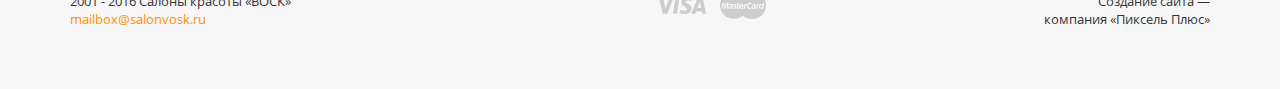
<file: sales.html>
<!DOCTYPE html>
<html lang="en">
<head>
    <meta name="viewport" content="width=device-width, user-scalable=no, initial-scale=1.0, maximum-scale=1.0, minimum-scale=1.0">
    <meta charset="UTF-8">
    <title>Акции</title>
    <link href="https://www.google.com/fonts#UsePlace:use/Collection:Open+Sans:400,700" rel="stylesheet" />
    <link rel="stylesheet" href="https://maxcdn.bootstrapcdn.com/font-awesome/4.6.2/css/font-awesome.min.css">
    <link href="css/bootstrap.min.css" rel="stylesheet" />
    <link href="css/fonts.css" rel="stylesheet" />
    <link href="css/main.css" rel="stylesheet" />
    <script src="js/jquery-1.9.1.min.js"></script>
    <script src="js/bootstrap.min.js"></script>
    <script src="js/main.js"></script>
</head>
<body>
    <header>
        <div class="container">
            <div class="row">
                <div class="col-md-3">
                    <a href="index.html">
                        <img src="img/logo.png" alt="Логотип" class="logo">
                    </a>
                </div>
                <div class="col-md-9">
                    <div class="row">
                        <div class="col-md-6 text-left">
                            <p class="header-phrase">В индустрии красоты с 2001 года</p>
                        </div>
                        <div class="col-md-3 text-right header-ask-question"><img src="img/phrase-small.png" alt=""> <a href="#">Задать вопрос</a></div>
                        <div class="col-md-3 text-right"><a href="#" class="header-online-order">Онлайн запись - 15%</a></div>
                    </div>
                    <div class="row">
                        <div class="col-md-12">
                            <ul class="header-menu">
                                <li class="first"><a href="#">услуги</a></li>
                                <li><a href="#">акции</a></li>
                                <li><a href="#">цены</a></li>
                                <li><a href="#">мастера</a></li>
                                <li><a href="#">о нас</a></li>
                                <li><a href="#">салоны</a></li>
                            </ul>
                        </div>
                    </div>
                </div>
            </div>
        </div>
    </header>
    <section class="sales-header header-img">
        <div class="container">
            <div class="row">
                <div class="col-md-12">
                    <ol class="breadcrumb text-center">
                        <li><a href="index.html">Главная</a></li>
                        <li class="active">Акции</li>
                    </ol>
                </div>
                <div class="col-md-12">
                    <h1 class="page-header text-center">Акции</h1>
                </div>
            </div>
        </div>
    </section>
    <section>
        <div class="container">
            <div class="row sales">
                <div class="col-md-4 item">
                    <div class="hot">Акция дейсвтует до 15 марта</div>
                    <img src="img/sales-item.png" class="sales-img" alt="">
                </div>
                <div class="col-md-4 item">
                    <div class="hot">Акция дейсвтует до 15 марта</div>
                    <img src="img/sales-item.png" class="sales-img" alt="">
                </div>
                <div class="col-md-4 item">
                    <div class="hot">Акция дейсвтует до 15 марта</div>
                    <img src="img/sales-item.png" class="sales-img" alt="">
                </div>
                <div class="col-md-4 item">
                    <div class="hot">Акция дейсвтует до 15 марта</div>
                    <img src="img/sales-item.png" class="sales-img" alt="">
                </div>
                <div class="col-md-4 item">
                    <div class="hot active">Акция дейсвтует до 15 марта</div>
                    <img src="img/sales-item.png" class="sales-img" alt="">
                </div>
            </div>
        </div>
    </section>
     <footer>
        <div class="container">
            <div class="row">
                <div class="col-md-3 col-sm-4">
                    <h4 class="footer-list-header hidden-xs">Услуги</h4>
                    <a role="button" class="footer-list-header hidden-lg hidden-md hidden-sm" 
                        class="expander" data-toggle="collapse" href="#servicies" 
                        aria-expanded="false" aria-controls="servicies">
                        Услуги <span class="glyphicon glyphicon-triangle-bottom"></span>
                    </a>
                    <ul class="footer-list collapse" id="servicies">
                        <li><a href="#">Косметология</a></li>
                        <li><a href="#">Уколы красоты</a></li>
                        <li><a href="#">Массаж</a></li>
                        <li><a href="#">Эпиляция</a></li>
                        <li><a href="#">Ногтевая студия</a></li>
                        <li><a href="#">Парикмахерские услуги</a></li>
                    </ul>
                </div>
                <div class="col-md-3 col-sm-4">
                    <h4 class="footer-list-header hidden-xs">О нас</h4>
                    <a role="button" class="footer-list-header hidden-lg hidden-md hidden-sm" 
                        class="expander" data-toggle="collapse" href="#about" 
                        aria-expanded="false" aria-controls="about">
                        О нас <span class="glyphicon glyphicon-triangle-bottom"></span>
                    </a>
                    <ul class="footer-list collapse" id="about">
                        <li><a href="#">О салоне</a></li>
                        <li><a href="#">Вакансии</a></li>
                        <li><a href="#">Наша команда</a></li>
                        <li><a href="#">Арендодателям</a></li>
                        <li><a href="#">Задать вопрос</a></li>
                    </ul>
                </div>
                <div class="col-md-3 col-sm-4">
                    <h4 class="footer-list-header hidden-xs">Салоны</h4>
                    <a role="button" class="footer-list-header hidden-lg hidden-md hidden-sm" 
                        class="expander" data-toggle="collapse" href="#salons" 
                        aria-expanded="false" aria-controls="salons">
                        Салоны <span class="glyphicon glyphicon-triangle-bottom"></span>
                    </a>
                    <ul class="footer-list collapse" id="salons">
                        <li><a href="#">Академическая</a></li>
                        <li><a href="#">Бибирево</a></li>
                        <li><a href="#">Бабушкинская</a></li>
                    </ul>
                </div>
                <div class="col-md-3 col-sm-12">
                    <div class="hidden-sm">
                        <div class="row">
                            <div class="col-md-12">
                                <h4 class="footer-info-header hidden-xs">Медицинская <br><br> линцензия <br><br> ЛО-77-01-002934</h4>
                                <h4 class="footer-info-header hidden-sm hidden-md hidden-lg">Медицинская линцензия <br> ЛО-77-01-002934</h4>
                            </div>
                        </div>
                        <div class="row">
                            <div class="col-md-12">
                                <a href="#" class="footer-ask-question">Задать вопрос<a>
                            </div>
                        </div>
                        <div class="row text-center">
                            <div class="col-md-4 col-sm-4 col-xs-4">
                                <a href="#" class="social-link"><span class="fa fa-vk"></span></a>
                            </div>
                            <div class="col-md-4 col-sm-4 col-xs-4">
                                <a href="#" class="social-link"><span class="fa icon-fb"></span></a>
                            </div>
                            <div class="col-md-4 col-sm-4 col-xs-4">
                                <a href="#" class="social-link"><span class="fa icon-inst"></span></a>
                            </div>
                        </div>
                    </div>
                    <div class="hidden-xs hidden-md hidden-lg">
                        <div class="row clearfix">
                            <div class="col-sm-4">
                                <h4 class="footer-info-header">Медицинская <br> линцензия <br> ЛО-77-01-002934</h4>
                            </div>
                            <div class="col-sm-4">
                                <a href="#" class="footer-ask-question">Задать вопрос<a>
                            </div>
                            <div class="col-sm-4">
                                <div class="row">
                                    <div class="col-sm-4">
                                        <a href="#" class="social-link"><span class="fa fa-vk"></span></a>
                                    </div>
                                    <div class="col-sm-4">
                                        <a href="#" class="social-link"><span class="fa icon-fb"></span></a>
                                    </div>
                                    <div class="col-sm-4">
                                        <a href="#" class="social-link"><span class="fa icon-inst"></span></a>
                                    </div>
                                </div>
                            </div>
                        </div>
                    </div>
                </div>
            </div>
            <div class="row">
                <div class="col-md-6 col-sm-5">
                    <div class="row">
                        <div class="col-md-12">
                            <p class="private-info-text">2001 - 2016 Салоны красоты  «ВОСК» <br>
                            <a href="#" class="private-info-link">mailbox@salonvosk.ru</a></p>
                        </div>
                    </div>
                </div>
                <div class="col-md-3 col-sm-3 hidden-xs">
                    <a href="#" class="private-info-img"><img src="img/visa.png" alt=""></a>
                    <a href="#" class="private-info-img"><img src="img/mastercard.png" alt=""></a>
                </div>
                <div class="col-md-3 col-sm-4 text-right hidden-xs">
                    <p class="private-info-text">Создание сайта — <br> компания «Пиксель Плюс»</p>
                </div>
                <div class="col-md-3 col-sm-4 text-left hidden-lg hidden-md hidden-sm">
                    <p class="private-info-text">Создание сайта — <br> компания «Пиксель Плюс»</p>
                </div>
            </div>
        </div>
        <div class="scroller"></div>
    </footer>
</body>
</html>
</file>
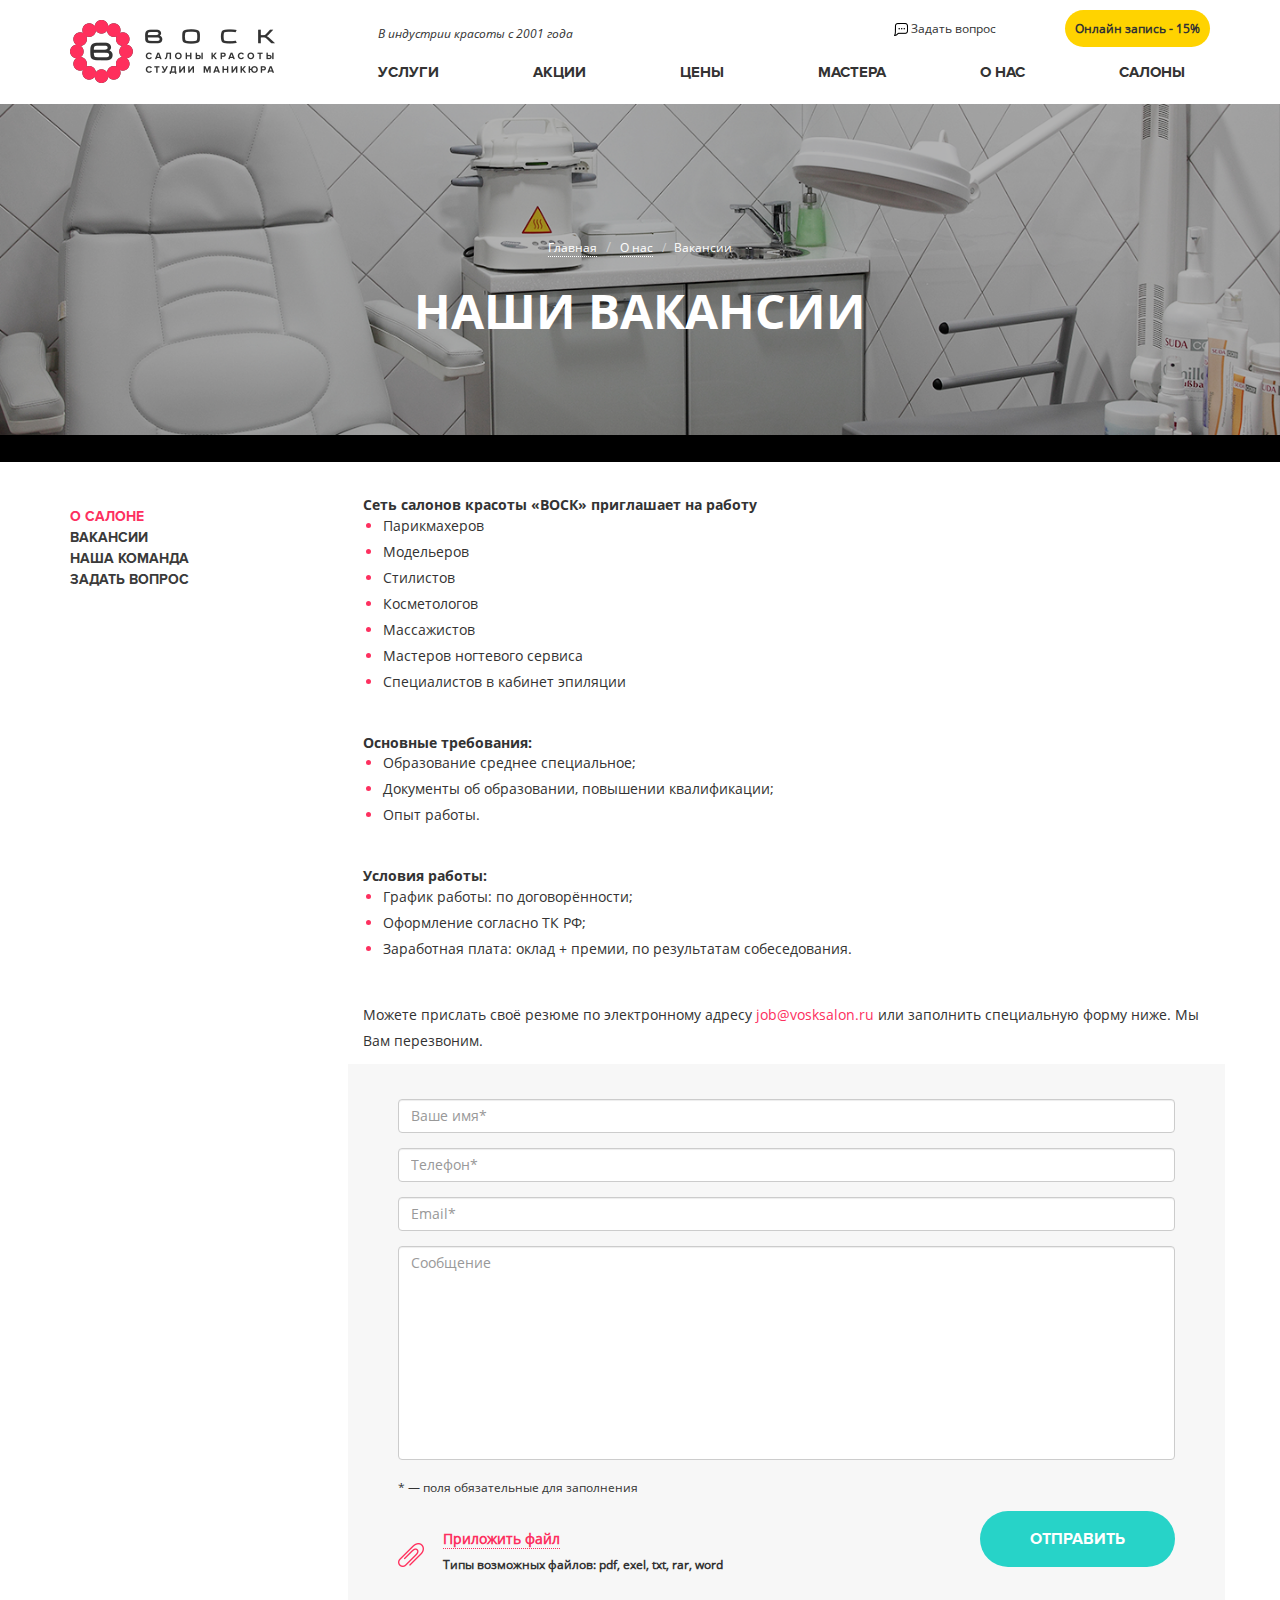
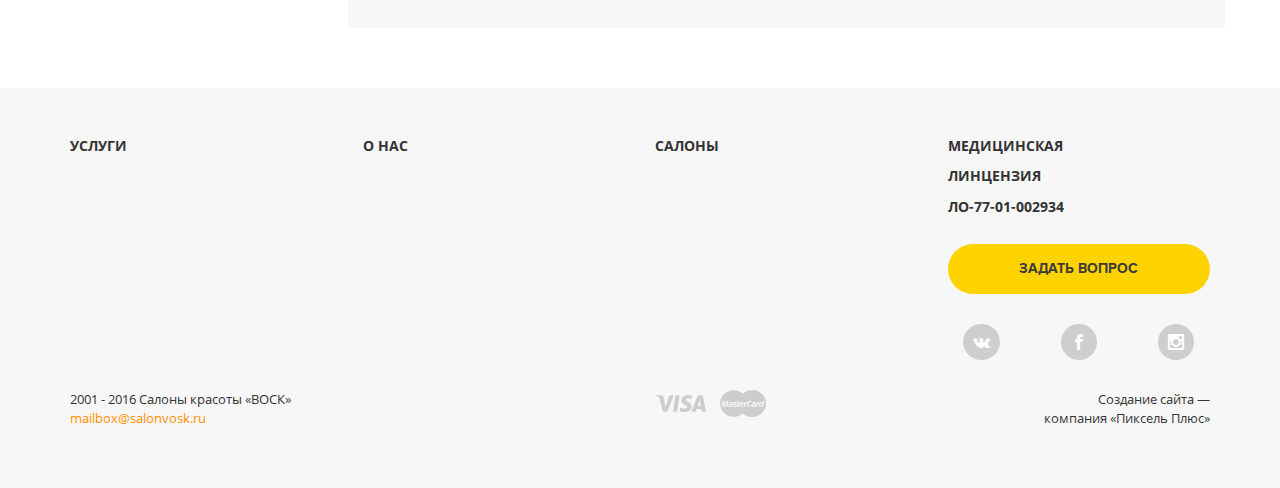
<file: vacancies.html>
<!DOCTYPE html>
<html lang="en">
<head>
    <meta name="viewport" content="width=device-width, user-scalable=no, initial-scale=1.0, maximum-scale=1.0, minimum-scale=1.0">
    <meta charset="UTF-8">
    <title>Вакансии</title>
    <link href="https://www.google.com/fonts#UsePlace:use/Collection:Open+Sans:400,700" rel="stylesheet" />
    <link rel="stylesheet" href="https://maxcdn.bootstrapcdn.com/font-awesome/4.6.2/css/font-awesome.min.css">
    <link href="css/bootstrap.min.css" rel="stylesheet" />
    <link href="css/fonts.css" rel="stylesheet" />
    <link href="css/main.css" rel="stylesheet" />
    <script src="js/jquery-1.9.1.min.js"></script>
    <script src="js/bootstrap.min.js"></script>
    <script src="js/main.js"></script>
</head>
<body>
    <header>
        <div class="container">
            <div class="row">
                <div class="col-md-3">
                    <a href="index.html">
                        <img src="img/logo.png" alt="Логотип" class="logo">
                    </a>
                </div>
                <div class="col-md-9">
                    <div class="row">
                        <div class="col-md-6 text-left">
                            <p class="header-phrase">В индустрии красоты с 2001 года</p>
                        </div>
                        <div class="col-md-3 text-right header-ask-question"><img src="img/phrase-small.png" alt=""> <a href="#">Задать вопрос</a></div>
                        <div class="col-md-3 text-right"><a href="#" class="header-online-order">Онлайн запись - 15%</a></div>
                    </div>
                    <div class="row">
                        <div class="col-md-12">
                            <ul class="header-menu">
                                <li class="first"><a href="#">услуги</a></li>
                                <li><a href="#">акции</a></li>
                                <li><a href="#">цены</a></li>
                                <li><a href="#">мастера</a></li>
                                <li><a href="#">о нас</a></li>
                                <li><a href="#">салоны</a></li>
                            </ul>
                        </div>
                    </div>
                </div>
            </div>
        </div>
    </header>
    <section class="about-header header-img">
        <div class="container">
            <div class="row">
                <div class="col-md-12">
                    <ol class="breadcrumb text-center">
                        <li><a href="">Главная</a></li>
                        <li><a href="">О нас</a></li>
                        <li class="active">Вакансии</li>
                    </ol>
                </div>
                <div class="col-md-12">
                    <h1 class="page-header text-center">Наши вакансии</h1>
                </div>
            </div>
        </div>
    </section>
    <section class="main-content-sect">
        <div class="container">
            <div class="row">
                <div class="col-md-3">
                    <div class="row">
                        <div class="col-md-12">
                            <ul class="side-ul-alt">
                                <li class="active">О салоне</li>
                                <li><a href="#">Вакансии</a></li>
                                <li><a href="#">Наша команда</a></li>
                                <li><a href="#">Задать вопрос</a></li>
                            </ul>
                        </div>
                    </div>
                </div>
                <div class="col-md-9 vacancies-info">
                    <div class="row">
                        <div class="col-md-12">
                            <h4 class="vacancies-list-header">Сеть салонов красоты «ВОСК» приглашает на работу</h4>
                            <ul class="vacancies-list">
                                <li><span>Парикмахеров</span></li>
                                <li><span>Модельеров</span></li>
                                <li><span>Стилистов</span></li>
                                <li><span>Косметологов</span></li>
                                <li><span>Массажистов</span></li>
                                <li><span>Мастеров ногтевого сервиса</span></li>    
                                <li><span>Специалистов в кабинет эпиляции </span></li>
                            </ul>
                            <h4 class="vacancies-list-header">Основные требования:</h4>
                            <ul class="vacancies-list">
                                <li><span>Образование среднее специальное;</span></li>
                                <li><span>Документы об образовании, повышении квалификации;</span></li>
                                <li><span>Опыт работы.</span></li>
                            </ul>
                            <h4 class="vacancies-list-header">Условия работы:</h4>
                            <ul class="vacancies-list">
                                <li><span>График работы: по договорённости; </span></li>
                                <li><span>Оформление согласно ТК РФ;</span></li>
                                <li><span>Заработная плата: оклад + премии, по результатам собеседования.</span></li>
                            </ul>
                            <p>Можете прислать своё резюме по электронному адресу <span class="vacancies-pink-text">job@vosksalon.ru</span> или заполнить специальную форму ниже. Мы Вам перезвоним.</p>
                        </div>
                    </div>
                    <div class="row">
                        <form action="POST" class="col-md-12 vacancies-form">
                            <div class="row">
                                <div class="col-md-12">
                                    <div class="form-group">
                                        <input type="text" class="form-control" placeholder="Ваше имя*">
                                    </div>
                                    <div class="form-group">
                                        <input type="text" class="form-control" placeholder="Телефон*">
                                    </div>
                                    <div class="form-group">
                                        <input type="text" class="form-control" placeholder="Email*">
                                    </div>
                                    <div class="form-group">
                                        <textarea name="" id="" cols="30" rows="10" class="form-control" placeholder="Сообщение"></textarea>
                                    </div>
                                </div>
                            </div>
                            <div class="row">
                                <div class="col-md-12 text-left">
                                    <p class="vacancies-form-info">* — поля обязательные для заполнения</p>
                                </div>
                            </div>
                            <div class="row">
                                <div class="col-md-6 attachment">
                                    <label for="attach" class="attach-img"><img src="img/attach.png" alt=""></label>
                                    <label for="attach"><span class="attach-text">Приложить файл</span><br><p class="vacancies-form-info">Типы возможных файлов: pdf, exel, txt, rar, word</p>
                                    </label>
                                    <input id="attach" type="file" class="hidden">
                                </div>
                                <div class="col-md-6 text-right">
                                    <a href="#" class="send-btn text-center">Отправить</a>
                                </div>
                            </div>
                        </form>
                    </div>
                </div>
            </div>
        </div>
    </section>
    <footer>
        <div class="container">
            <div class="row">
                <div class="col-md-3 col-sm-4">
                    <h4 class="footer-list-header hidden-xs">Услуги</h4>
                    <a role="button" class="footer-list-header hidden-lg hidden-md hidden-sm" 
                        class="expander" data-toggle="collapse" href="#servicies" 
                        aria-expanded="false" aria-controls="servicies">
                        Услуги <span class="glyphicon glyphicon-triangle-bottom"></span>
                    </a>
                    <ul class="footer-list collapse" id="servicies">
                        <li><a href="#">Косметология</a></li>
                        <li><a href="#">Уколы красоты</a></li>
                        <li><a href="#">Массаж</a></li>
                        <li><a href="#">Эпиляция</a></li>
                        <li><a href="#">Ногтевая студия</a></li>
                        <li><a href="#">Парикмахерские услуги</a></li>
                    </ul>
                </div>
                <div class="col-md-3 col-sm-4">
                    <h4 class="footer-list-header hidden-xs">О нас</h4>
                    <a role="button" class="footer-list-header hidden-lg hidden-md hidden-sm" 
                        class="expander" data-toggle="collapse" href="#about" 
                        aria-expanded="false" aria-controls="about">
                        О нас <span class="glyphicon glyphicon-triangle-bottom"></span>
                    </a>
                    <ul class="footer-list collapse" id="about">
                        <li><a href="#">О салоне</a></li>
                        <li><a href="#">Вакансии</a></li>
                        <li><a href="#">Наша команда</a></li>
                        <li><a href="#">Арендодателям</a></li>
                        <li><a href="#">Задать вопрос</a></li>
                    </ul>
                </div>
                <div class="col-md-3 col-sm-4">
                    <h4 class="footer-list-header hidden-xs">Салоны</h4>
                    <a role="button" class="footer-list-header hidden-lg hidden-md hidden-sm" 
                        class="expander" data-toggle="collapse" href="#salons" 
                        aria-expanded="false" aria-controls="salons">
                        Салоны <span class="glyphicon glyphicon-triangle-bottom"></span>
                    </a>
                    <ul class="footer-list collapse" id="salons">
                        <li><a href="#">Академическая</a></li>
                        <li><a href="#">Бибирево</a></li>
                        <li><a href="#">Бабушкинская</a></li>
                    </ul>
                </div>
                <div class="col-md-3 col-sm-12">
                    <div class="hidden-sm">
                        <div class="row">
                            <div class="col-md-12">
                                <h4 class="footer-info-header hidden-xs">Медицинская <br><br> линцензия <br><br> ЛО-77-01-002934</h4>
                                <h4 class="footer-info-header hidden-sm hidden-md hidden-lg">Медицинская линцензия <br> ЛО-77-01-002934</h4>
                            </div>
                        </div>
                        <div class="row">
                            <div class="col-md-12">
                                <a href="#" class="footer-ask-question">Задать вопрос<a>
                            </div>
                        </div>
                        <div class="row text-center">
                            <div class="col-md-4 col-sm-4 col-xs-4">
                                <a href="#" class="social-link"><span class="fa fa-vk"></span></a>
                            </div>
                            <div class="col-md-4 col-sm-4 col-xs-4">
                                <a href="#" class="social-link"><span class="fa icon-fb"></span></a>
                            </div>
                            <div class="col-md-4 col-sm-4 col-xs-4">
                                <a href="#" class="social-link"><span class="fa icon-inst"></span></a>
                            </div>
                        </div>
                    </div>
                    <div class="hidden-xs hidden-md hidden-lg">
                        <div class="row clearfix">
                            <div class="col-sm-4">
                                <h4 class="footer-info-header">Медицинская <br> линцензия <br> ЛО-77-01-002934</h4>
                            </div>
                            <div class="col-sm-4">
                                <a href="#" class="footer-ask-question">Задать вопрос<a>
                            </div>
                            <div class="col-sm-4">
                                <div class="row">
                                    <div class="col-sm-4">
                                        <a href="#" class="social-link"><span class="fa fa-vk"></span></a>
                                    </div>
                                    <div class="col-sm-4">
                                        <a href="#" class="social-link"><span class="fa icon-fb"></span></a>
                                    </div>
                                    <div class="col-sm-4">
                                        <a href="#" class="social-link"><span class="fa icon-inst"></span></a>
                                    </div>
                                </div>
                            </div>
                        </div>
                    </div>
                </div>
            </div>
            <div class="row">
                <div class="col-md-6 col-sm-5">
                    <div class="row">
                        <div class="col-md-12">
                            <p class="private-info-text">2001 - 2016 Салоны красоты  «ВОСК» <br>
                            <a href="#" class="private-info-link">mailbox@salonvosk.ru</a></p>
                        </div>
                    </div>
                </div>
                <div class="col-md-3 col-sm-3 hidden-xs">
                    <a href="#" class="private-info-img"><img src="img/visa.png" alt=""></a>
                    <a href="#" class="private-info-img"><img src="img/mastercard.png" alt=""></a>
                </div>
                <div class="col-md-3 col-sm-4 text-right hidden-xs">
                    <p class="private-info-text">Создание сайта — <br> компания «Пиксель Плюс»</p>
                </div>
                <div class="col-md-3 col-sm-4 text-left hidden-lg hidden-md hidden-sm">
                    <p class="private-info-text">Создание сайта — <br> компания «Пиксель Плюс»</p>
                </div>
            </div>
        </div>
        <div class="scroller"></div>
    </footer>
</body>
</html>
</file>
<file: css/fonts.css>
@font-face {
    font-family: 'OpenSansRegular';
    src: url('../fonts/OpenSans-Regular.ttf') format('truetype');
    font-style: normal;
}
@font-face {
    font-family: 'ProximaNovaRegular';
    src: url('../fonts/ProximaNova-Reg.otf') format('opentype');
    font-style: normal;
}
@font-face {
    font-family: 'OpenSansBold';
    src: url('../fonts/OpenSans-Bold.ttf') format('truetype');
    font-weight: bold;
}
@font-face {
    font-family: 'ProximaNovaBold';
    src: url('../fonts/ProximaNova-Bold.otf') format('opentype');
    font-weight: bold;
}
@font-face {
    font-family: 'OpenSansItalic';
    src: url('../fonts/OpenSans-Italic.ttf') format('truetype');
}
@font-face {
    font-family: 'ProximaNovaBold';
    src: url('../fonts/ProximaNova-Bold.otf') format('opentype');
    font-weight: bold;
}
@font-face {
    font-family: 'icomoon';
    src: url("../fonts/icon-font/IcoMoon-Free.ttf") format("truetype");
    font-weight: normal;
    font-style: normal; 
}

[class^="icon-"], [class*=" icon-"] {
	/* use !important to prevent issues with browser extensions that change fonts */
	font-family: 'icomoon' !important;
	font-style: normal;
	font-weight: normal;
	font-variant: normal;
	text-transform: none;
	line-height: 1;
	/* Better Font Rendering =========== */
	-webkit-font-smoothing: antialiased;
	-moz-osx-font-smoothing: grayscale; 
}

.icon-fb:before {  content: "\ea90"; }
.icon-inst:before {  content: "\ea92"; }
.icon-vk:before {  content: "\ea98"; }

a, li, div,
span, p {
    font-family: 'OpenSansRegular';
    color: #333333;
}
h1, h2, h3, 
h4, h5, h6  {
    font-family: 'OpenSansBold';
    color: #333333;
}
.text-pink {
    color: #fd305f !important;
}
.text-blue {
    color: #00E0DA;
}
h1, h2, h3, 
h4, h5, h6 {
    text-transform: uppercase;
    margin: 0;
    padding: 0;
    border: 0;
}
a:visited,
a:focus {
    text-decoration: none;
}
</file>
<file: css/main.css>
header {
    padding: 10px 0;
}
.logo {
    margin-top: 10px;
}
.header-menu {
    padding: 0;
    width: 100%;
    z-index: 2;
}
.header-menu>.first {
    margin: 0;
}
.header-menu>li {
    text-align: center;
    display: inline-block;
    margin-left: 60px;
}
.header-menu>li>a {
    -webkit-border-radius: 20px;
    -moz-border-radius: 20px;
    -ms-border-radius: 20px;
    -o-border-radius: 20px;
    border-radius: 20px;
    font-size: 15px;
    text-transform: uppercase;
    font-weight: bold;
    padding: 10px 15px;
    font-family: 'ProximaNovaBold';
}
.header-menu>li>a:hover {
    background-color: #00E0DA;
    color: #ffffff;
    text-decoration: none;
}
.header-phrase {
    font-size: 12px;
    font-family: 'OpenSansItalic';
    padding-top: 15px;
    margin-bottom: 15px;
    margin-left: 15px;
}
.header-ask-question {
    font-size: 12px;
    padding: 10px;
    margin-bottom: 15px; 
}
.header-online-order {
    background-color: #FFD300;
    padding: 10px;
    border-radius: 70px;
    display: inline-block;
    font-size: 12px;
    font-weight: 700;
    text-align: center;
    margin-bottom: 15px;
}
.header-online-order:hover {
    color: #3A3A3A;
    text-decoration: none;
}
.header-img {
    min-height: 350px;
    padding: 125px 0;
    background-repeat: no-repeat;
    background-size: 100%;
    background-color: #000000;
}
.about-header {
    background-image: url(../img/about-salon-header.png);
}
.masters-header {
    background-image: url(../img/masters-header.png);
}
.interior-header {
    background-image: url(../img/interior-header.png);
}
.salons-header {
    background-image: url(../img/salon-header.png);
}
.prices-header {
    background-image: url(../img/prices-header.png);
}
.index-header {
    background-image: url(../img/index-header.png);
    padding: 0;
    height: 600px;
    background-position-y: 50%;
}
.sales-header {
    background-image: url(../img/sales-header.png);    
    min-height: 450px;
    padding: 170px 0;
    background-position-y: 30%;
}
.servicies-header {
    background-image: url(../img/servicies-header.png);
    min-height: 450px;
    padding: 170px 0;
    background-position-y: 45%;
}
.page-header {
    font-size: 48px;
    font-weight: bold;
    color: #ffffff;
    border: 0;
    margin: 0;
    padding: 0;
}
ul {
    list-style: none;
    padding: 0;
}
.side-ul {
    margin-top: 45px;
}
.side-ul>li>a {
    color: #fd305f;
    border-bottom: 1px dotted #fd305f;
}
.side-ul>li.active,
.side-ul>li>a:hover {
    color: #3A3A3A;
    border: none;
    text-decoration: none;
}
.side-ul-alt {
    margin-top: 45px;
}
.side-ul-alt>li>a {
    color: #3A3A3A;
    font-family: 'ProximaNovaBold';
    font-weight: bold;
    text-transform: uppercase;
}
.side-ul-alt>li.active,
.side-ul-alt>li>a:hover {
    text-transform: uppercase;
    color: #fd305f;
    font-family: 'ProximaNovaBold';
    font-weight: bold;
    text-decoration: none;
}
ol.breadcrumb {
    background: none;
}
ol.breadcrumb>li.active,
ol.breadcrumb>li>a {
    color: #ffffff;
    font-size: 12px;
}
ol.breadcrumb>li>a {
    border-bottom: 1px dotted;
}
ol.breadcrumb>li>a:hover {
    border: 0;
    text-decoration: none;
}
.banner {
    margin-top: 40px;
    margin-bottom: 35px;
}
.banner>a>img {
    width: 100%;
}
.main-content-sect {
    margin: 0;
}
.scroller {
    display: none;
    border-radius: 50%;
    width: 38px;
    height: 38px;
    position: fixed;
    z-index: 111;
    right: 20px;
    bottom: 10px;
    opacity: 0.8;
    text-align: center;
    cursor: pointer;
    background-image: url('../img/scrollup.png');
}
footer {
    background-color: #f7f7f7;
    padding: 50px 0;
}
.footer-list-header,
.footer-info-header {
    font-family: 'OpenSansBold';
    text-transform: uppercase;
    font-size: 14px;
    font-weight: bold;
    margin-bottom: 40px;
}
.footer-info-header {
    margin-bottom: 30px;
}
.footer-list {
    padding: 0;
}
.footer-list>li {
    margin-bottom: 30px;
}
.footer-list>li>a:hover {
    color: #3A3A3A;
}
.footer-ask-question {
    font-family: 'ProximaNovaBold';
    display: block;
    text-align: center;
    background-color: #FFD300;
    font-size: 14px;
    font-weight: bold;
    margin-bottom: 30px;
    padding: 15px;
    border-radius: 70px;
    color: #3A3A3A;
    text-transform: uppercase;
}
.footer-ask-question:hover {
    color: #3A3A3A;
    text-decoration: none;
}
.social-link>span {
    color: #ffffff;
    background-color: #cecece;
    padding: 10px;
    border-radius: 50%;
    font-size: 16px;
}
.social-link:hover {
    text-decoration: none;
}
.social-link:hover>span {
    background-color: #27d3c8;
}
.private-info-text {
    font-size: 13px;
    margin-top: 30px;
}
.private-info-img {
    display: inline-block;
    margin-top: 30px;
    margin-right: 10px;
    
}
.private-info-link,
.private-info-link:hover,
.private-info-link:visited {
    color: #ff9000;
    text-decoration: none;
}
/*----- common -----*/

/*----- interior -----*/
.interior-hdr {
    font-family: 'OpenSansBold';
    font-size: 18px;
    margin: 35px 0 20px 0;
}
.interior-img {
    width: 100%;
}
.interior-thumbnail {
    width: 100%;
    height: 130px;
}
.interior-about-link {
    display: inline-block;
    font-size: 13px;
    margin: 25px 0;
}
.interior>hr {
    margin: 0;
    margin-top: 35px;
}
/*----- interior -----*/

/*----- salons -----*/
.map-container {
    width: 100%;
    height: 300px;
}
.salons-hdr {
    font-family: 'OpenSansBold';
    font-size: 18px;
    margin: 35px 0 20px 0;
}
.salons-img {
    width: 100%;
}
.salons-thumbnail {
    width: 100%;
    height: 130px;
}
.salons-about-link {
    display: inline-block;
    font-size: 13px;
    margin: 25px 0;
}
.salons>hr {
    margin: 0;
    margin-top: 35px;
}
.salons-address {
    margin-bottom: 20px;
}
/*----- salons -----*/
/*----- masters -----*/
.masters {
    margin-bottom: 70px;
}
.master {
    margin-top: 35px;
}
.filters-header {
    margin-top: 30px;
    margin-bottom: 20px;
    font-family: 'ProximaNovaBold';
    font-weight: bold;
    font-size: 14px;
    text-transform: uppercase;
}
.filters-list {
    margin: 0;
}
.masters-name {
    font-size: 18px;
    font-family: 'ProximaNovaRegular';
    text-transform: capitalize;
    margin-top: 20px;
    margin-bottom: 10px;
}
.masters-position {
    font-size: 14px;
    color: #999999;
    margin-top: 10px;
}
/*----- masters -----*/

/*----- about -----*/
.about-text {
    margin-top: 35px;    
    line-height: 26px;
}
.about-pink-text {
    font-family: 'OpenSansBold';
    font-weight: bold;
    color: #fd305f;    
}
.salon-mini-sect {
    margin-bottom: 60px;
}
.salon-mini-sect p {
    margin: 0;
}
.mini-map-header {
    text-transform: uppercase;
    font-family: 'ProximaNovaBold';
    font-weight: bold;
    font-size: 18px;
    margin-bottom: 35px;
    margin-top: 60px;
}
.mini-map-text {
    margin-top: 20px;
}
.mini-map-text-small {
    font-size: 13px;
}
.mini-map {
    width: 100%;
    height: 180px;
}
.about-link {
    display: inline-block;
    font-size: 13px;
    text-transform: initial;
    font-weight: normal;
    margin-left: 20px;
}
/*----- about -----*/
/*-----vacancies----*/
.vacancies-info {
    margin-top: 35px;
    line-height: 26px;
}
.vacancies-list-header {
    font-size: 14px;
    font-weight: bold;
    font-family: 'OpenSansBold';
    text-transform: initial;
}
.vacancies-list {
    padding-left: 20px;
    list-style: disc;
    margin-bottom: 40px;
}
.vacancies-list>li {
    color: #fd305f;
}
.vacancies-list>li>span {
    color: #333333;
}
.vacancies-pink-text {
    font-family: 'OpenSansRegular';
    color: #fd305f;    
}
.vacancies-form {
    padding: 35px 50px;
    background-color: #f7f7f7;
    margin-bottom: 60px;
}
.vacancies-form textarea {
    resize: none;
}
.vacancies-form-info {
    font-size: 12px;
    color: #333333;
}
.vacancies-form .send-btn {
    display: inline-block;
    color: #ffffff;
    font-size: 16px;
    padding: 15px 50px;
    border-radius: 70px;
    background-color: #27d3c8;
    text-transform: uppercase;
    font-family: 'ProximaNovaBold';
    font-weight: bold;
}
.vacancies-form .send-btn:hover {
    text-decoration: none;
}
.vacancies-form .attachment {
    margin-top: 15px;
}
.vacancies-form .attach-img {
    top: -10px;
    display: inline-block;
    position: relative;
    margin-right: 15px;
    cursor: pointer;
}
.vacancies-form .attach-text {
    color: #fd305f;
    border-bottom: 1px dotted;
    cursor: pointer;
}
/*-----vacancies----*/

/*-----question----*/
.question-info {
    margin-top: 40px;
    margin-bottom: 40px;
}
.question-form {
    padding: 35px 50px;
    background-color: #f7f7f7;
    margin-bottom: 60px;
}
.question-form textarea {
    resize: none;
}
.question-form-info {
    font-size: 12px;
    color: #333333;
}
.question-form .send-btn {
    display: inline-block;
    color: #ffffff;
    font-size: 16px;
    padding: 15px 50px;
    border-radius: 70px;
    background-color: #27d3c8;
    text-transform: uppercase;
    font-family: 'ProximaNovaBold';
    font-weight: bold;
}
.question-form .send-btn:hover {
    text-decoration: none;
}
/*-----question----*/

/*-----sales----*/
.sales .hot {
    border-top-left-radius: 10px;
    border-top-right-radius: 10px;
    background-color: #fd305f;
    color: #ffffff;
    padding: 10px;
    text-align: center;
    opacity: 0;
}
.sales .hot.active {
    opacity: 1;
}
.sales {
    margin-top: 35px;
    margin-bottom: 60px;
}
.sales .item {
    margin-bottom: 30px;
}
.sales .sales-img {
    width: 100%;
    height: 250px;
}
/*-----sales----*/

/*-----sales-inner----*/
.sales-informer {
    border-bottom-left-radius: 10px;
    border-bottom-right-radius: 10px;
    background-color: #fd305f;
    color: #ffffff;
    padding: 10px;
    text-align: center;
    display: inline-block;
    margin-top: 0;
    margin-bottom: 10px;
    font-size: 13px;
}
.sales-informer .till-the-end {
    color: #ffffff;
    font-size: 14px;
}
.sales-list {
    padding-left: 20px;
    list-style: disc;
    margin-top: 40px;
    margin-bottom: 10px;
}
.sales-list>li {
    color: #fd305f;
}
.sales-list>li>span {
    color: #333333;
}
.sales-info-text {
    margin-top: 30px;
    margin-bottom: 30px;
}
.sales-back {
    margin-top: 30px;
}
.other-sales {
    padding-top: 20px;
    padding-bottom: 60px;
}
.other-sales .other-header {
    font-family: 'ProximaNovaBold';
    font-weight: bold;
    font-size: 18px;
    margin-bottom: 30px;
}
.other-sales .other-img-wrapper {
    height: 200px;
}
.other-sales .other-img-wrapper img {
    width: 100%;
    height: 100%;
}
/*-----sales-inner----*/

/*-----prices----*/
.sub-list {
    margin-left: 20px; 
    margin-bottom: 30px;
    margin-top: 20px;
}
.price-table-header {
    margin-top: 35px;
}
.price-table {
    margin-top: 35px;
}
.table-caption {
    font-size: 13px;
    margin-bottom: 10px;
}
.price-table .table-row {
    border-top: 1px solid #cacaca;
    padding: 20px;
}
.price-table .table-row.last {
    border-bottom: 1px solid #cacaca;
    margin-bottom: 30px;
}
.price-table .table-row.invert {
    border-top: 1px solid #cacaca;
    background-color: #f3f3f3;
}
.price-table .table-cell {
    font-size: 13px;
}
.price-table .table-item {
    padding: 5px 10px;
    background-color: #FFD300;
    border-radius: 70px;
}
.price-table .table-item:hover {
    padding: 5px 10px;
    border-radius: 70px;
    color: #ffffff;
    background-color: #fd305f;
}
.price-table .table-item:hover a {
    color: #ffffff;
    text-decoration: none;
}
/*-----prices----*/

/*-----services----*/
.servicies-info-top {
    position: relative;
    top: 100px;
}
.servicies-info-top-container {
    display: inline-block;
}
.servicies-info-top-text {
    color: #ffffff;
}
.servicies-info-top-text .main {
    text-transform: uppercase;
}
.servicies-info-header {
    font-family: 'ProximaNovaBold';
    font-weight: bold;
    font-size: 18px;
    margin-top: 30px;
    margin-bottom: 30px;
}
.servicies-info-text {
    padding: 0;
    margin-left: -15px;
}
.servicies {
    padding-top: 40px;
    padding-bottom: 30px;
    background-color: #f7f7f7;
}
.servicies .other-header {
    font-family: 'ProximaNovaBold';
    font-weight: bold;
    font-size: 18px;
    margin-bottom: 30px;
}
.servicies .other-img-wrapper {
    height: 200px;
}
.servicies .other-img-wrapper img {
    width: 100%;
    height: 100%;
}
.servicies .other-info-header {
    font-family: 'ProximaNovaBold';
    font-weight: bold;
    font-size: 16px;
    margin-top: 20px;
    margin-bottom: 20px;
}
.servicies .other-info-text {
    margin-bottom: 30px;
}
/*-----services----*/

/*----- index -----*/

.index-header .logo {
    margin-top: 10px;
}
.index-header .header-menu,
.index-header.header-img .index-header-menu {
    padding: 0;
    width: 100%;
    z-index: 2;
}
.header-menu.alt {
    padding-top: 20px;
}
.index-header .header-menu>.first,
.index-header.header-img .index-header-menu>.first {
    margin: 0;
}
.index-header .header-menu>li,
.index-header.header-img .index-header-menu>li {
    text-align: center;
    display: inline-block;
    margin-left: 60px;
}
.index-header .header-menu>li>a,
.index-header.header-img .index-header-menu>li>a {
    -webkit-border-radius: 20px;
    -moz-border-radius: 20px;
    -ms-border-radius: 20px;
    -o-border-radius: 20px;
    border-radius: 20px;
    font-size: 15px;
    color: #ffffff;
    text-transform: uppercase;
    font-weight: bold;
    padding: 10px 15px;
    font-family: 'ProximaNovaBold';
}
.index-header .header-menu.alt>li>a {
    font-size: 14px;
    font-family: 'ProximaNovaRegular';
}
.index-header .header-menu>li>a:hover {
    background-color: #00E0DA;
    color: #ffffff;
    text-decoration: none;
}
.index-header .header-phrase {
    font-size: 12px;
    font-family: 'OpenSansItalic';
    padding-top: 15px;
    margin-bottom: 15px;
    margin-left: 15px;
    color: #ffffff;
}
.index-header .header-ask-question {
    font-size: 12px;
    padding: 10px;
    margin-bottom: 15px; 
}
.index-header .header-ask-question>a {
    color: #ffffff;
}
.index-header .header-online-order {
    background-color: #FFD300;
    padding: 10px;
    border-radius: 70px;
    display: inline-block;
    font-size: 12px;
    font-weight: 700;
    text-align: center;
    margin-bottom: 15px;
}
.index-header .header-online-order:hover {
    color: #3A3A3A;
    text-decoration: none;
}
.index-header-title{
    margin-top: 190px;
    margin-bottom: 20px;
    font-size: 60px;
    font-family: 'ProximaNovaBold';
    color: #ffffff;
}
.index-header-sub-title {
    font-size: 30px;
    margin-bottom: 20px;
    font-family: 'ProximaNovaRegular';
    color: #ffffff;
}
.index-header-button {
    color: #ffffff;
    font-size: 16px;
    font-family: 'ProximaNovaBold';
    padding: 15px 60px;
    display: inline-block;
    border: 1px solid #ffffff;
    border-radius: 70px;
}
.index-header-button:hover {
    color: #ffffff;
    text-decoration: none;
}
.index-header-alt {
    box-shadow: 1px 1px 20px 0px #333333;
}
.triangle-top {    
    position: absolute;
    top: -40px;
    width: 100%;
}
.triangle-top>img {
    height: 900px;
    width: 100%;
}
.index-sales-sect {
    margin-top: 45px;
    position: relative;
}
.index-sales .item {
    height: 220px;
    overflow-y: hidden;
    margin-bottom: 30px;
}
.index-sales .item img {
    height: 100%;
    width: 100%;
}
.index-sales .item .info {
    position: absolute;
    top: 140px;
    display: block;
    padding-top: 25px;
    padding-left: 10px;
    padding-right: 150px;
    padding-bottom: 20px;
    background-repeat: no-repeat;
    -webkit-transition: top 0.4s ease;
    -moz-transition: top 0.4s ease;
    transition: top 0.4s ease;
}
.index-sales .scew-white {
    background-image: url(../img/sales-scew-white.png);
}
.index-sales .scew-deep-pink {
    background-image: url(../img/sales-scew-deep-pink.png);
    color: #ffffff;
}
.index-sales .scew-deep-pink>a,
.index-sales .scew-deep-pink>a:hover,
.index-sales .scew-deep-pink>a:visited {
    color: #ffffff;
    text-decoration: none;
}
.index-sales .item .info:hover {
    top: 115px;
}
.circles {
    background-image: url(../img/circles-bg.jpeg);
    background-repeat: no-repeat;
    background-size: 25%;
    margin-top: 70px;
}
.circles .index-license {
    text-transform: initial;
    margin-top: 60px;
    margin-bottom: 80px;
    font-family: 'OpenSansRegular';
}
.circle {
    width: 200px;
    height: 200px;
    border-radius: 50%;
    display: inline-block;
    cursor: pointer;
    position: relative;
}
.circle .circle-alt {    
    position: absolute;
    width: 200px;
    height: 200px;
    background-color: transparent;
    text-align: center;
    padding-top: 40px;    
    padding-left: 10px;
    padding-right: 10px;
    display: none;
}
.circle .circle-alt-header {
    font-size: 24px;
    font-family: 'OpenSansRegular';
    margin-bottom: 20px;
    color: #ffffff;
}
.circle .circle-alt-text {
    font-size: 14px;
    font-family: 'OpenSansRegular';
    text-align: center;
    color: #ffffff;
}
.circle img {
    position: absolute;
    width: 200px;
    height: 200px;
    display: block;
}
.circle:hover .circle-alt {
    display: block;
}
.circle:hover img {
    display: none;
}
.circles .circle-pink {
    background-color: #ff939d;
}
.circles .circle-pink-deep {
    background-color: #fd305f;
}
.circles .circle-yellow {
    background-color: #ffda68;
}
.circles .circle-blue {
    background-color: #32d9ce;
}
.service-block {
    padding: 0;
    margin-top: 10px;
}
.service-block .block-img-wrapper {
    border: 1px solid #f7f7f7;
    height: 400px;
    margin: 0 -15px;
}
.service-block .block-img-wrapper img {
    width: 100%;
    height: 100%;
}
.sign-up {
    background-image: url(../img/sign-up.png);
    height: 650px;
    background-repeat: no-repeat;
    background-size: 110%;
    background-position-y: 10%;
    padding-top: 220px;
}
.sign-up .sign-up-header {
    font-size: 60px;
    font-family: 'ProximaNovaBold';
    color: #ffffff;
    margin-bottom: 25px;
}
.sign-up .sign-up-text {
    font-size: 30px;
    font-family: 'ProximaNovaRegular';
    color: #ffffff;
    margin-bottom: 30px;
    text-transform: initial;
}
.sign-up .sign-up-btn {
    font-size: 16px;
    font-family: 'ProximaNovaBold';
    display: inline-block;
    text-align: center;
    background-color: #FFD300;
    padding: 15px 60px;
    border-radius: 70px;
    color: #3A3A3A;
    text-transform: uppercase;
}
.sign-up .sign-up-btn:hover,
.sign-up .sign-up-btn:visited {
    color: #3A3A3A;
    text-decoration: none;
}
.brand .brand-header {
    font-family: 'ProximaNovaBold';
    font-size: 36px;
    margin-bottom: 60px;
    margin-top: 80px;
}
.brand .brand-text {
    line-height: 26px;
}
.brands {
    position: relative;
    margin-top: 160px;
    margin-bottom: -100px;
}
.brands .brands-carousel {
    position: relative;
    top: -200px;
}
.brands .brands-item {
    border: 1px solid #f3f3f3;
}
.brands .brands-item img {
    width: 100%;
}
.index-salons {
    position: relative;
}
.index-salons  .map-img {
    border: 1px solid #f3f3f3;
}
.index-salons .index-salons-header {
    font-family: 'ProximaNovaBold';
    font-size: 36px;
    margin-bottom: 60px;
}
.index-salons .index-salons-container {
    background-color: #ffffff;
}
.index-salons .carousel-metro-img {
    width: initial !important;
    display: inline-block !important;
}
.index-salons .mini-map {
    height: 220px;
    margin-bottom: 15px;
}
.index-salons .mini-map-offset {
    padding-left: 20px;
}
.index-salons .index-map {
    height: 220px;
}
.index-salons .mini-map img {
    width: 100%;
    height: 100%;
}
.index-img-switcher.active,
.index-img-switcher:hover {
    color: #27d3c8;
    border-bottom: 1px dotted; 
    text-decoration: none;
}
.history {
    padding-top: 50px;
    padding-bottom: 60px;
    background-image: url(../img/index-triangle-3.png);
    background-repeat: no-repeat;
    background-position: center;
}
.history .history-header {
    font-family: 'ProximaNovaBold';
    font-size: 36px;
    margin-bottom: 60px;
}
.history .history-text {
    margin-bottom: 50px;
}
.history .history-more {
    padding: 15px 60px;
    background-color: #fd305f;
    font-family: 'ProximaNovaBold';
    font-size: 16px;
    color: #ffffff;
    text-transform: uppercase;
    border-radius: 70px;
    margin-top: 50px;
    display: inline-block;
}
.history .history-more {
    color: #ffffff;
    text-decoration: none;
}
.photoes {
    padding: 0;
    margin: 0;
}
.photoes .photoes-img-wrapper {
    margin: 0 -15px;
    height: 240px;
    cursor: pointer;
}
.photoes .photoes-info {
    width: 100%;
    height: 100%;
    text-align: center;
    position: absolute;
    background-color: rgba(0, 0, 0, 0.8);
    display: none;
    padding: 50px 20px;
}
.photoes .photoes-info .inst {
    display: block;
    color: #ffffff;
}
.photoes .photoes-info .info {
    color: #ffffff;
    font-size: 13px;
}
.photoes .photoes-img-wrapper:hover .photoes-info {
    cursor: pointer;
    display: block;
}
.photoes .photoes-img-wrapper img {
    width: 100%;
    height: 100%;
}
.owl-carousel {
    display: none;
    width: 100%;
    -webkit-tap-highlight-color: transparent;
    position: relative;
    z-index: 1;
}
.owl-carousel.owl-loaded {
    display: block;
}
.owl-carousel .owl-stage-outer {
    position: relative;
    overflow: hidden;
    -webkit-transform: translate3d(0px,0,0);
}
.owl-carousel .owl-stage {
    position: relative;
}
.owl-theme {
    background-color: transparent;
}
.owl-carousel .owl-item {
    position: relative;
    min-height: 1px;
    float: left;
    -webkit-backface-visibility: hidden;
    -webkit-tap-highlight-color: transparent;
    -webkit-touch-callout: none;
    -webkit-user-select: none;
    -moz-user-select: none;
    -ms-user-select: none;
    user-select: none;
}
.owl-carousel .owl-item {
    margin-right: 0px;
}
.owl-theme .owl-controls {
    margin-top: 10px;
    text-align: center;
    -webkit-tap-highlight-color: transparent;
}
.owl-theme .owl-controls .owl-nav [class*=owl-] {
    color: #fff;
    font-size: 14px;
    margin: 5px;
    padding: 4px 7px;
    background: #d6d6d6;
    display: inline-block;
    cursor: pointer;
    -webkit-border-radius: 3px;
    -moz-border-radius: 3px;
    border-radius: 3px;
}
/*----- index -----*/
</file>
